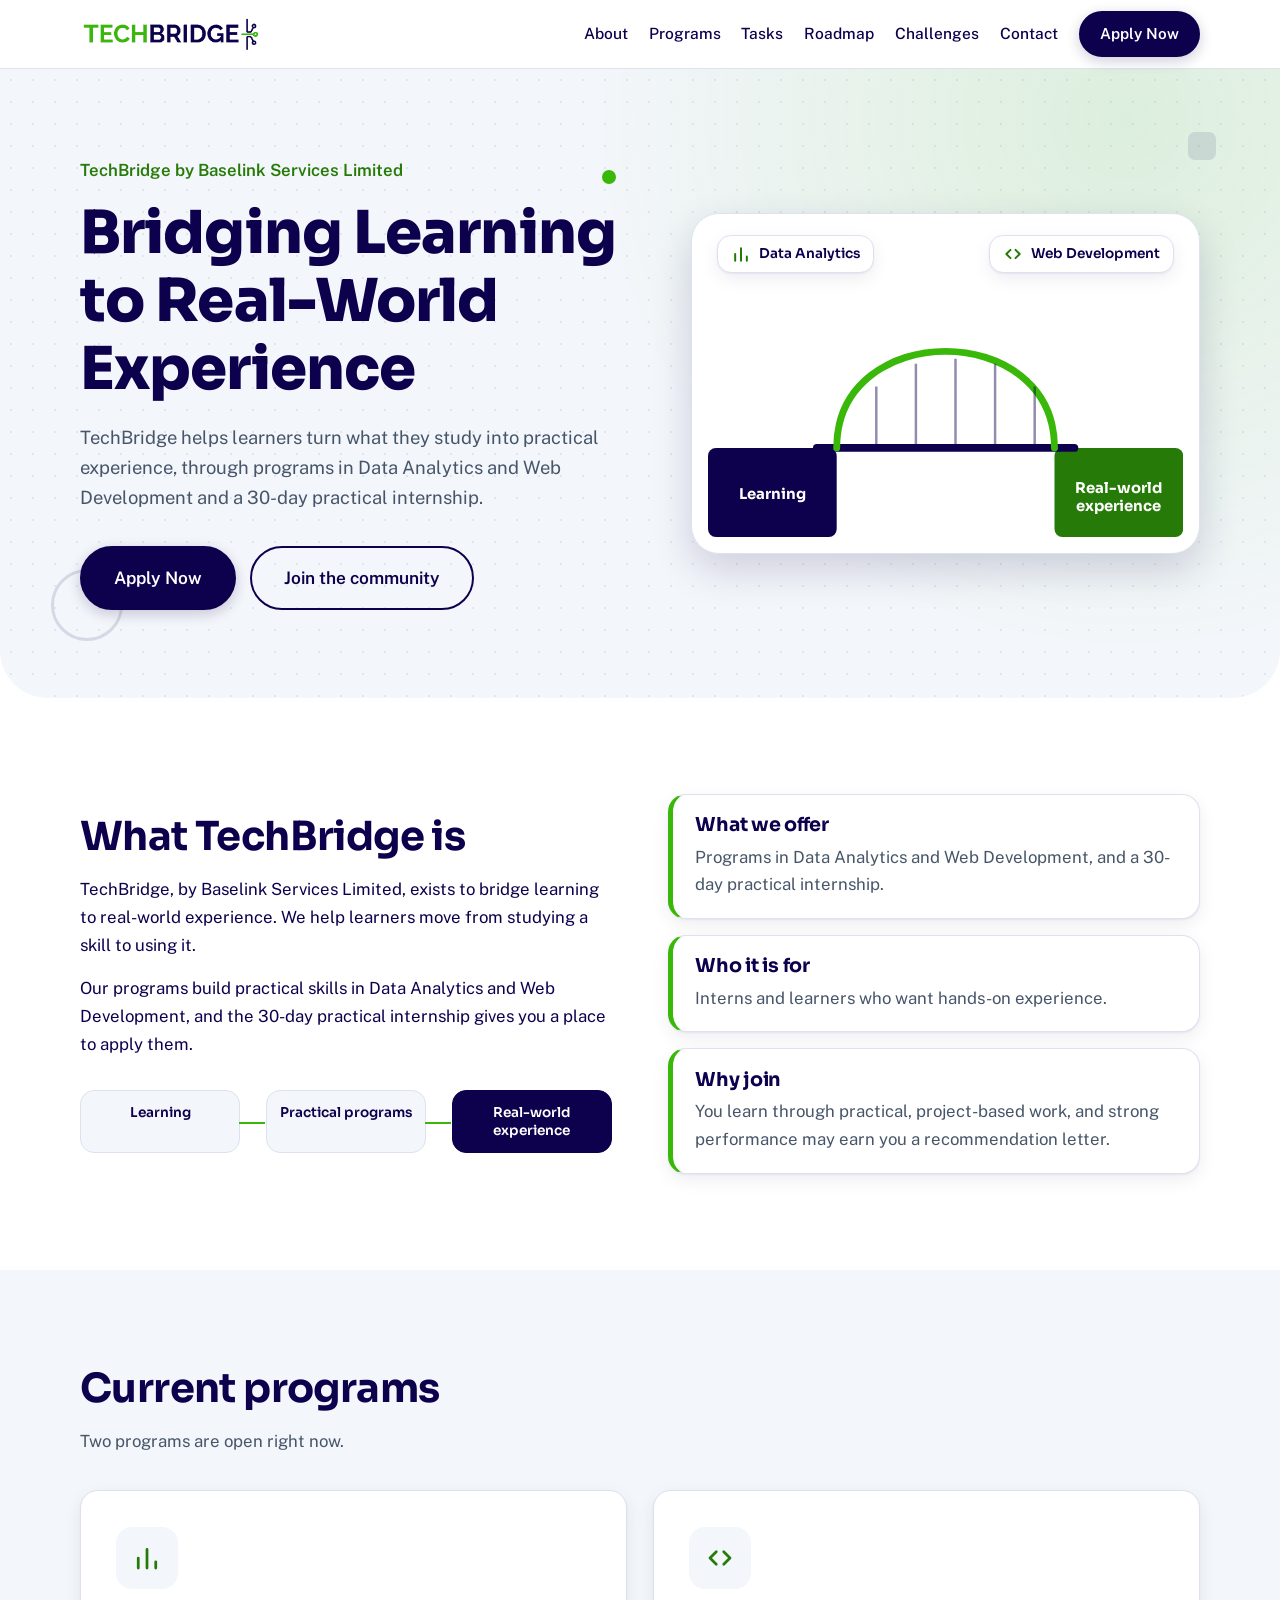
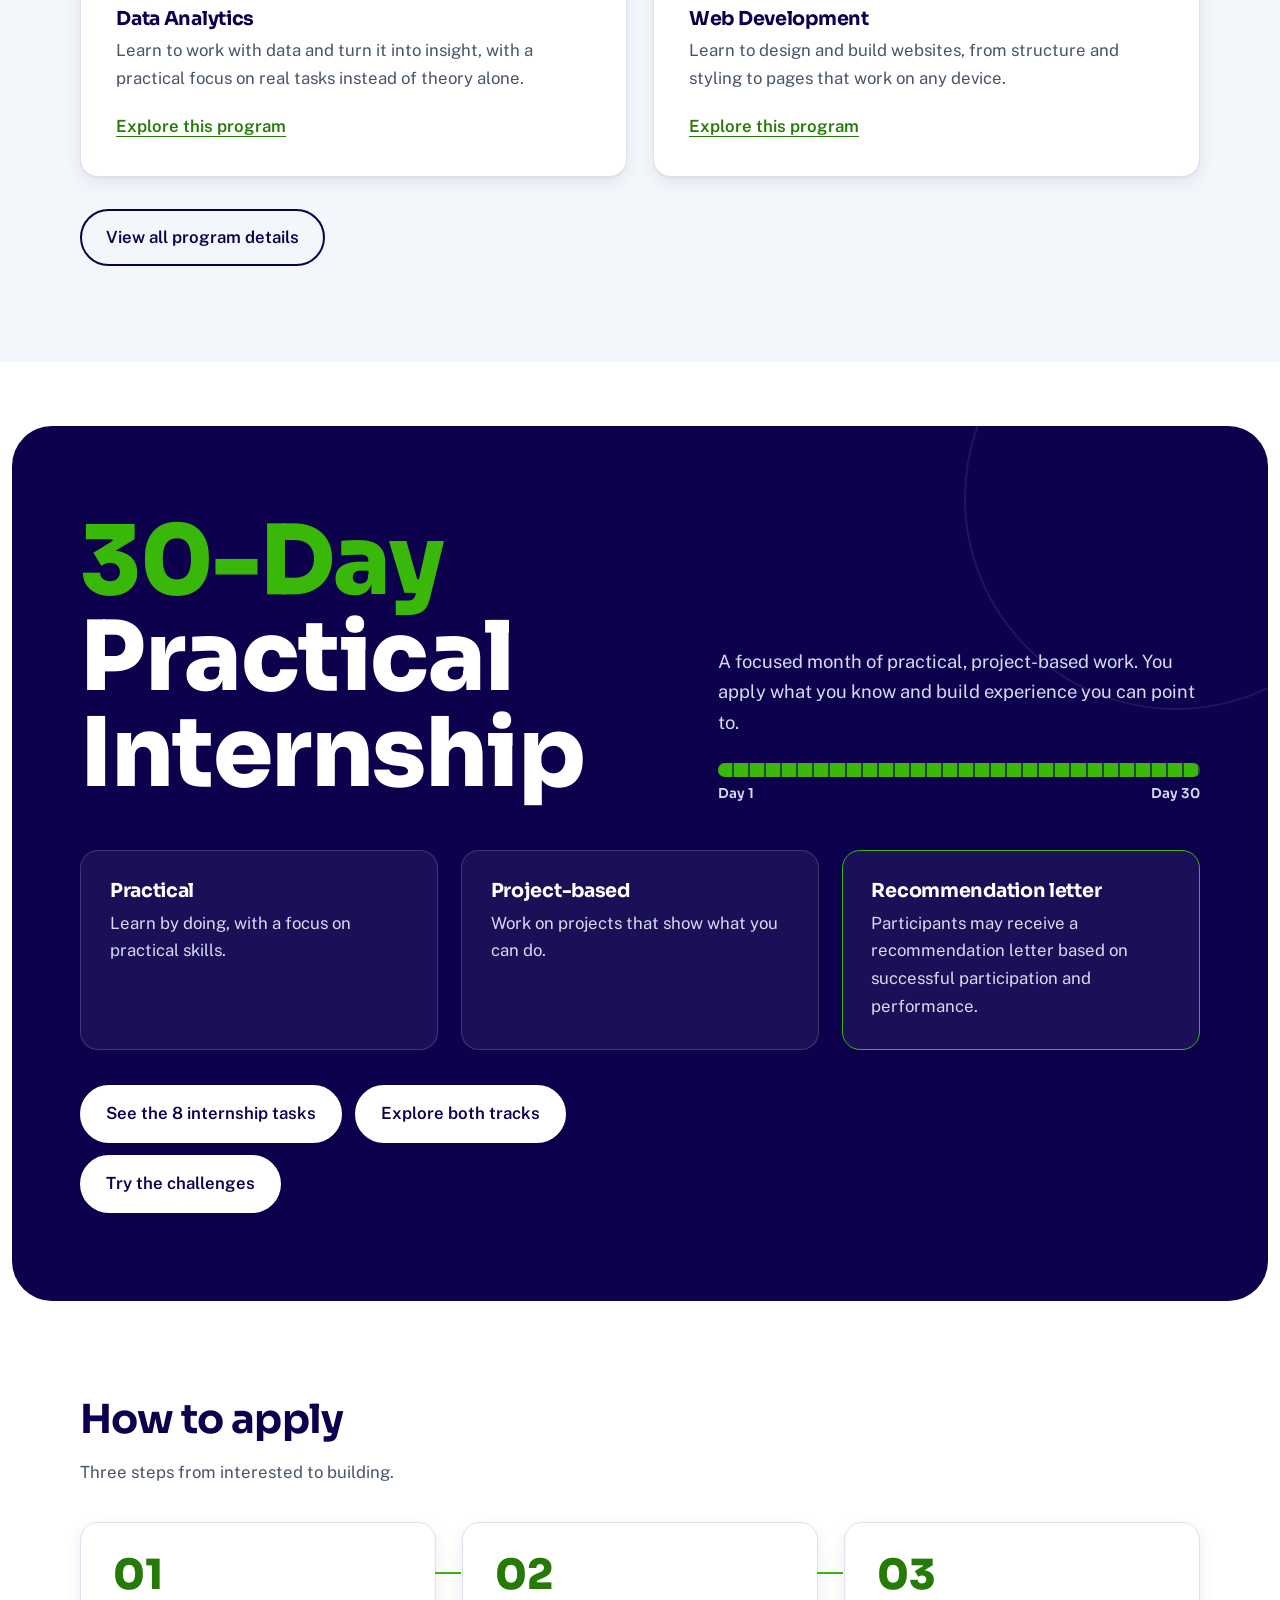
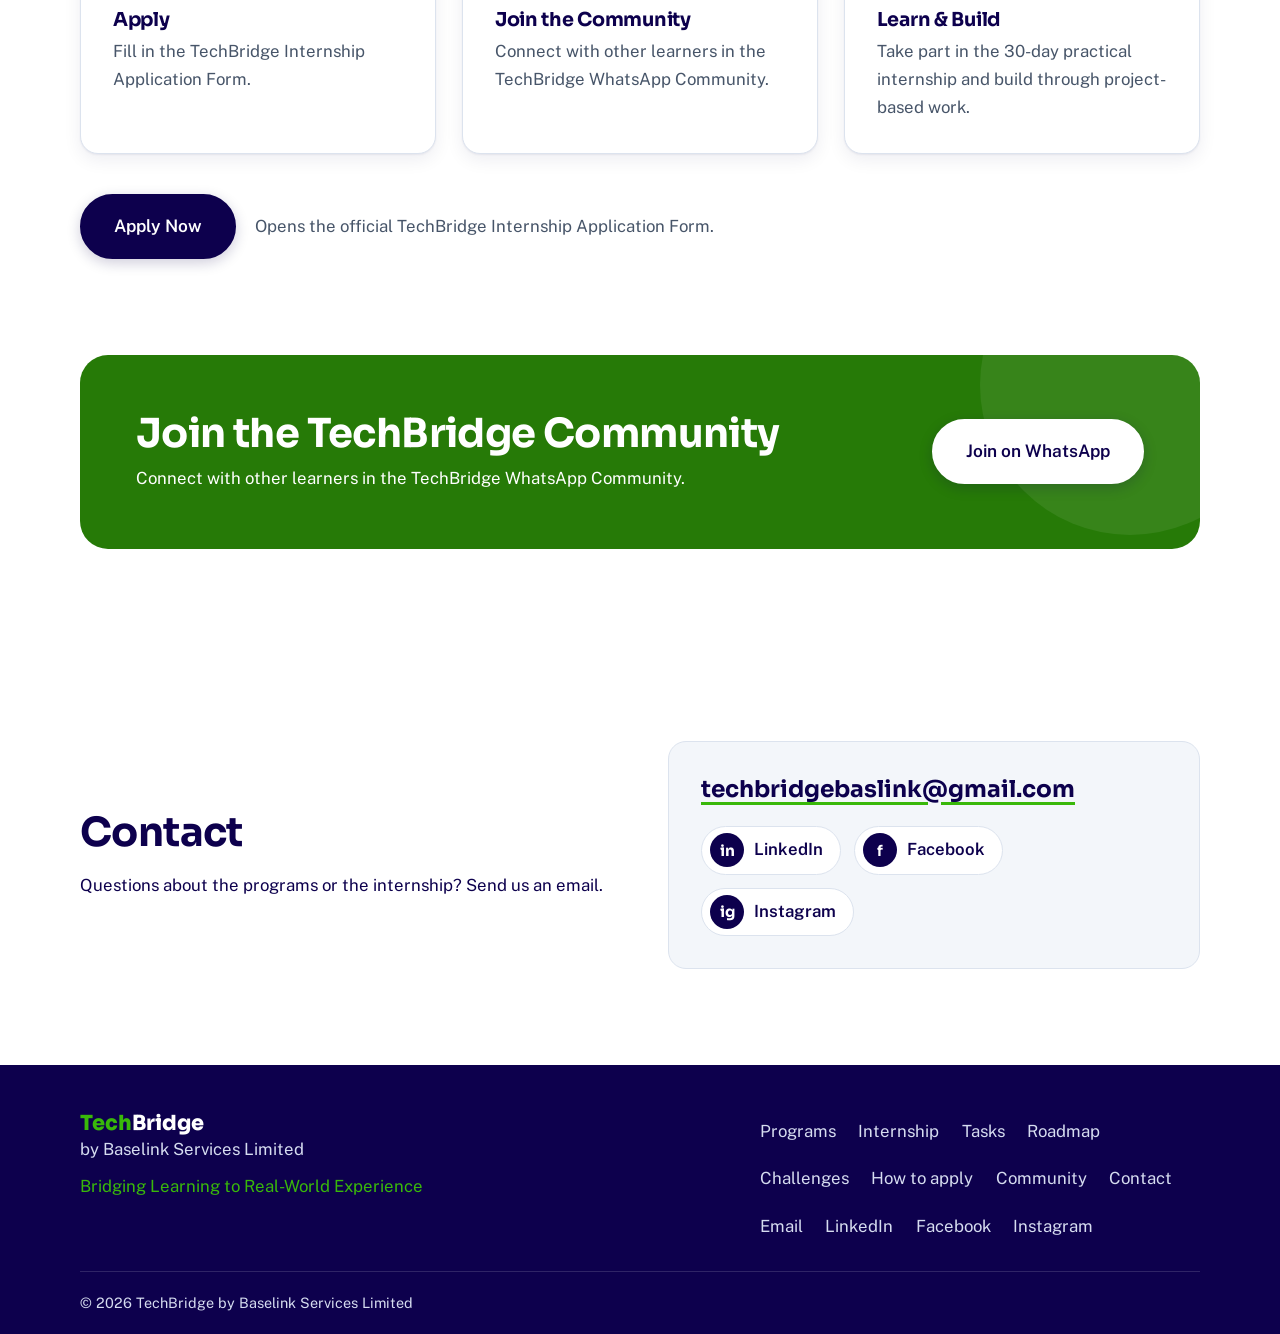
<file: index.html>
<!DOCTYPE html>
<html lang='en'>
<head>
<meta charset='UTF-8'>
<meta name='viewport' content='width=device-width, initial-scale=1'>
<meta name='theme-color' content='#0D004D'>
<title>TechBridge | Bridging Learning to Real-World Experience</title>
<meta name='description' content='TechBridge by Baselink Services Limited offers practical programs in Data Analytics and Web Development, plus a 30-day practical internship.'>
<link rel='icon' href='images/favicon.png' type='image/png'>
<link rel='preconnect' href='https://fonts.googleapis.com'>
<link rel='preconnect' href='https://fonts.gstatic.com' crossorigin>
<link href='https://fonts.googleapis.com/css2?family=Sora:wght@500;700;800&family=Public+Sans:wght@400;500;600&display=swap' rel='stylesheet'>
<link rel='stylesheet' href='style.css'>
</head>
<body>
<a class='skip' href='#main'>Skip to content</a>

<header class='site-header'>
  <div class='wrap bar'>
    <a class='brand' href='#top' aria-label='TechBridge home'><img src='images/techbridge-logo.png' alt='TechBridge' width='326' height='68'></a>
    <input type='checkbox' id='menu-toggle' class='menu-toggle'>
    <label for='menu-toggle' class='menu-btn' aria-label='Toggle menu'><span></span></label>
    <nav class='nav' aria-label='Main'>
      <a href='#about'>About</a>
      <a href='programs.html'>Programs</a>
      <a href='tasks.html'>Tasks</a>
      <a href='roadmap.html'>Roadmap</a>
      <a href='challenges.html'>Challenges</a>
      <a href='#contact'>Contact</a>
      <a class='btn btn-sm' href='https://forms.gle/8EbdSy5ttGfLZfjv5' target='_blank' rel='noopener'>Apply Now</a>
    </nav>
  </div>
</header>

<main id='main'>

<section class='hero' id='top'>
  <span class='shape s1' aria-hidden='true'></span>
  <span class='shape s2' aria-hidden='true'></span>
  <span class='shape s3' aria-hidden='true'></span>
  <div class='wrap hero-grid'>
    <div class='hero-copy'>
      <p class='org a1'>TechBridge by Baselink Services Limited</p>
      <h1 class='a1'>Bridging Learning to Real-World Experience</h1>
      <p class='lead a2'>TechBridge helps learners turn what they study into practical experience, through programs in Data Analytics and Web Development and a 30-day practical internship.</p>
      <div class='actions a3'>
        <a class='btn btn-lg' href='https://forms.gle/8EbdSy5ttGfLZfjv5' target='_blank' rel='noopener'>Apply Now</a>
        <a class='btn btn-ghost btn-lg' href='https://chat.whatsapp.com/FqpBvYS4oaK32cXDxc8JIS' target='_blank' rel='noopener'>Join the community</a>
      </div>
    </div>
    <div class='visual a4'>
      <div class='panel'>
        <svg viewBox='0 0 480 300' role='img' aria-label='Illustration of a bridge connecting Learning to Real-world experience'>
          <rect x='0' y='210' width='130' height='90' rx='8' class='bank-a'/>
          <rect x='350' y='210' width='130' height='90' rx='8' class='bank-b'/>
          <path class='deck' d='M110 210H370'/>
          <path class='arch' d='M130 210C130 80 350 80 350 210'/>
          <g class='ropes'><path d='M170 210v-62M210 210v-85M250 210v-90M290 210v-85M330 210v-62'/></g>
          <text x='65' y='262' text-anchor='middle'>Learning</text>
          <text x='415' y='256' text-anchor='middle'>Real-world</text>
          <text x='415' y='274' text-anchor='middle'>experience</text>
        </svg>
        <div class='chip c1'><svg viewBox='0 0 24 24' aria-hidden='true'><path d='M5 20V12M12 20V5M19 20v-5'/></svg>Data Analytics</div>
        <div class='chip c2'><svg viewBox='0 0 24 24' aria-hidden='true'><path d='M9 7l-5 5 5 5M15 7l5 5-5 5'/></svg>Web Development</div>
      </div>
    </div>
  </div>
</section>

<section class='section' id='about'>
  <div class='wrap split'>
    <div class='rv-l'>
      <h2>What TechBridge is</h2>
      <p>TechBridge, by Baselink Services Limited, exists to bridge learning to real-world experience. We help learners move from studying a skill to using it.</p>
      <p class='gap'>Our programs build practical skills in Data Analytics and Web Development, and the 30-day practical internship gives you a place to apply them.</p>
      <ol class='path' aria-label='From learning to real-world experience'>
        <li>Learning</li>
        <li>Practical programs</li>
        <li>Real-world experience</li>
      </ol>
    </div>
    <ul class='facts'>
      <li class='rv-r' style='--i:0'><h3>What we offer</h3><p>Programs in Data Analytics and Web Development, and a 30-day practical internship.</p></li>
      <li class='rv-r' style='--i:1'><h3>Who it is for</h3><p>Interns and learners who want hands-on experience.</p></li>
      <li class='rv-r' style='--i:2'><h3>Why join</h3><p>You learn through practical, project-based work, and strong performance may earn you a recommendation letter.</p></li>
    </ul>
  </div>
</section>

<section class='section tint' id='programs'>
  <div class='wrap'>
    <h2 class='rv'>Current programs</h2>
    <p class='sub rv'>Two programs are open right now.</p>
    <div class='cards'>
      <article class='card rv' style='--i:0'>
        <div class='ico-wrap'><svg viewBox='0 0 24 24' aria-hidden='true'><path d='M5 20V12M12 20V5M19 20v-5'/></svg></div>
        <h3>Data Analytics</h3>
        <p>Learn to work with data and turn it into insight, with a practical focus on real tasks instead of theory alone.</p>
        <a class='link' href='programs.html#data-analytics'>Explore this program</a>
      </article>
      <article class='card rv' style='--i:1'>
        <div class='ico-wrap'><svg viewBox='0 0 24 24' aria-hidden='true'><path d='M9 7l-5 5 5 5M15 7l5 5-5 5'/></svg></div>
        <h3>Web Development</h3>
        <p>Learn to design and build websites, from structure and styling to pages that work on any device.</p>
        <a class='link' href='programs.html#web-development'>Explore this program</a>
      </article>
    </div>
    <p class='rv' style='margin-top:2rem'><a class='btn btn-ghost' href='programs.html'>View all program details</a></p>
  </div>
</section>

<section class='internship' id='internship'>
  <div class='wrap'>
    <div class='int-top'>
      <h2 class='big'><span class='n rv-l' style='--i:0'>30-Day</span><span class='rv-l' style='--i:1'>Practical</span><span class='rv-l' style='--i:2'>Internship</span></h2>
      <div class='rv'>
        <p class='lead'>A focused month of practical, project-based work. You apply what you know and build experience you can point to.</p>
        <div class='track'>
          <div class='bar30' aria-hidden='true'><i></i></div>
          <div class='days'><span>Day 1</span><span>Day 30</span></div>
        </div>
      </div>
    </div>
    <ul class='feat'>
      <li class='rv' style='--i:0'><h3>Practical</h3><p>Learn by doing, with a focus on practical skills.</p></li>
      <li class='rv' style='--i:1'><h3>Project-based</h3><p>Work on projects that show what you can do.</p></li>
      <li class='rv hl' style='--i:2'><h3>Recommendation letter</h3><p>Participants may receive a recommendation letter based on successful participation and performance.</p></li>
    </ul>
    <p class='rv' style='margin-top:2.2rem;display:flex;flex-wrap:wrap;gap:.8rem'><a class='btn btn-light' href='tasks.html'>See the 8 internship tasks</a><a class='btn btn-light' href='roadmap.html'>Explore both tracks</a><a class='btn btn-light' href='challenges.html'>Try the challenges</a></p>
  </div>
</section>

<section class='section' id='apply'>
  <div class='wrap'>
    <h2 class='rv'>How to apply</h2>
    <p class='sub rv'>Three steps from interested to building.</p>
    <ol class='steps'>
      <li class='step rv' style='--i:0'><span class='num'>01</span><h3>Apply</h3><p>Fill in the TechBridge Internship Application Form.</p></li>
      <li class='step rv' style='--i:2'><span class='num'>02</span><h3>Join the Community</h3><p>Connect with other learners in the TechBridge WhatsApp Community.</p></li>
      <li class='step rv' style='--i:4'><span class='num'>03</span><h3>Learn &amp; Build</h3><p>Take part in the 30-day practical internship and build through project-based work.</p></li>
    </ol>
    <div class='apply-cta rv'>
      <a class='btn btn-lg' href='https://forms.gle/8EbdSy5ttGfLZfjv5' target='_blank' rel='noopener'>Apply Now</a>
      <p>Opens the official TechBridge Internship Application Form.</p>
    </div>
  </div>
</section>

<section class='community-wrap' id='community'>
  <div class='wrap'>
    <div class='community rv'>
      <div>
        <h2>Join the TechBridge Community</h2>
        <p>Connect with other learners in the TechBridge WhatsApp Community.</p>
      </div>
      <a class='btn btn-light btn-lg' href='https://chat.whatsapp.com/FqpBvYS4oaK32cXDxc8JIS' target='_blank' rel='noopener'>Join on WhatsApp</a>
    </div>
  </div>
</section>

<section class='section' id='contact'>
  <div class='wrap split'>
    <div class='rv-l'>
      <h2>Contact</h2>
      <p>Questions about the programs or the internship? Send us an email.</p>
    </div>
    <div class='contact-card rv-r'>
      <p class='mail'><a href='mailto:techbridgebaslink@gmail.com'>techbridgebaslink@gmail.com</a></p>
      <div class='socials'>
        <a class='soc' href='https://www.linkedin.com/company/techbridge-services/' target='_blank' rel='noopener'><span class='soc-ico' aria-hidden='true'>in</span>LinkedIn</a>
        <a class='soc' href='https://www.facebook.com/p/Baselink-Services-100066771475783/' target='_blank' rel='noopener'><span class='soc-ico' aria-hidden='true'>f</span>Facebook</a>
        <a class='soc' href='https://www.instagram.com/techbridgeserves' target='_blank' rel='noopener'><span class='soc-ico' aria-hidden='true'>ig</span>Instagram</a>
      </div>
    </div>
  </div>
</section>

</main>

<footer class='site-footer'>
  <div class='wrap foot'>
    <div>
      <p class='brand-foot'><span>Tech</span>Bridge</p>
      <p>by Baselink Services Limited</p>
      <p class='tag'>Bridging Learning to Real-World Experience</p>
    </div>
    <nav aria-label='Footer'>
      <a href='programs.html'>Programs</a>
      <a href='#internship'>Internship</a>
      <a href='tasks.html'>Tasks</a>
      <a href='roadmap.html'>Roadmap</a>
      <a href='challenges.html'>Challenges</a>
      <a href='#apply'>How to apply</a>
      <a href='#community'>Community</a>
      <a href='#contact'>Contact</a>
      <a href='mailto:techbridgebaslink@gmail.com'>Email</a>
      <a href='https://www.linkedin.com/company/techbridge-services/' target='_blank' rel='noopener'>LinkedIn</a>
      <a href='https://www.facebook.com/p/Baselink-Services-100066771475783/' target='_blank' rel='noopener'>Facebook</a>
      <a href='https://www.instagram.com/techbridgeserves' target='_blank' rel='noopener'>Instagram</a>
    </nav>
  </div>
  <div class='wrap copy'>&copy; 2026 TechBridge by Baselink Services Limited</div>
</footer>

</body>
</html>
</file>
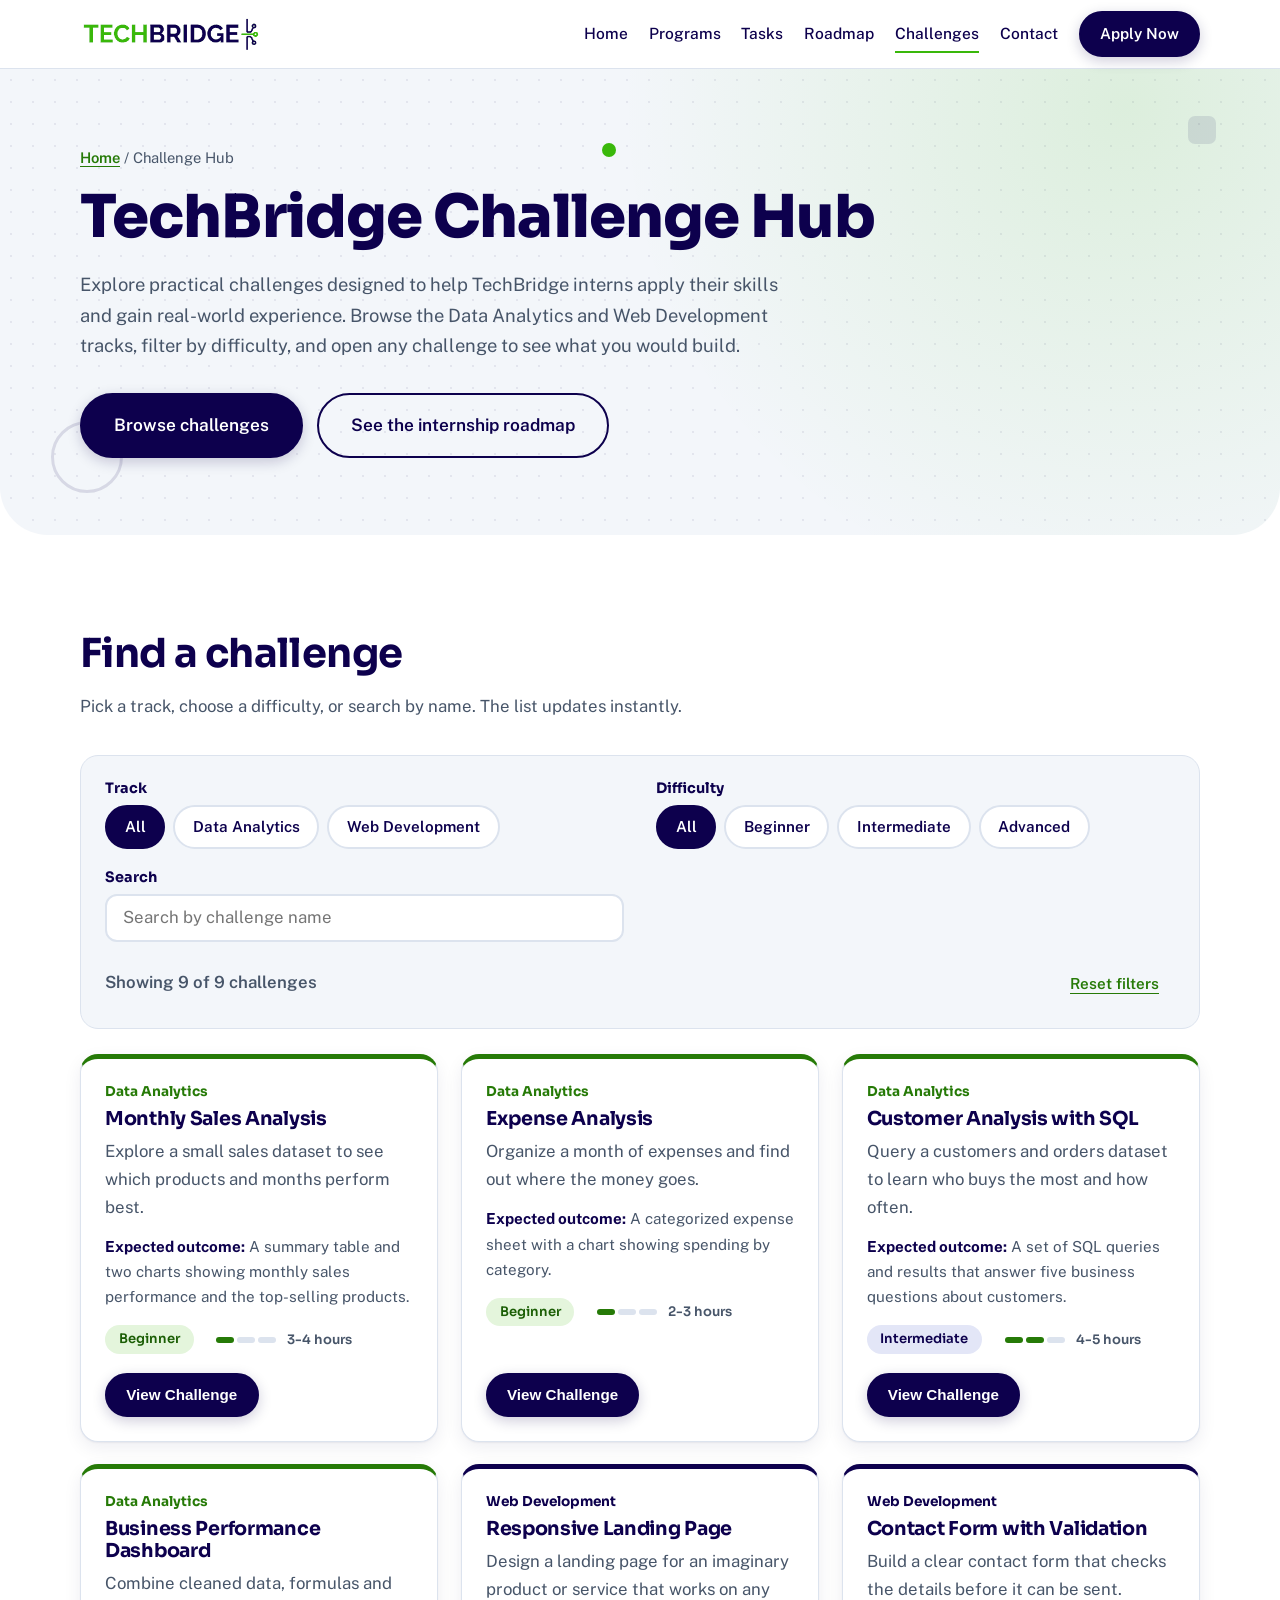
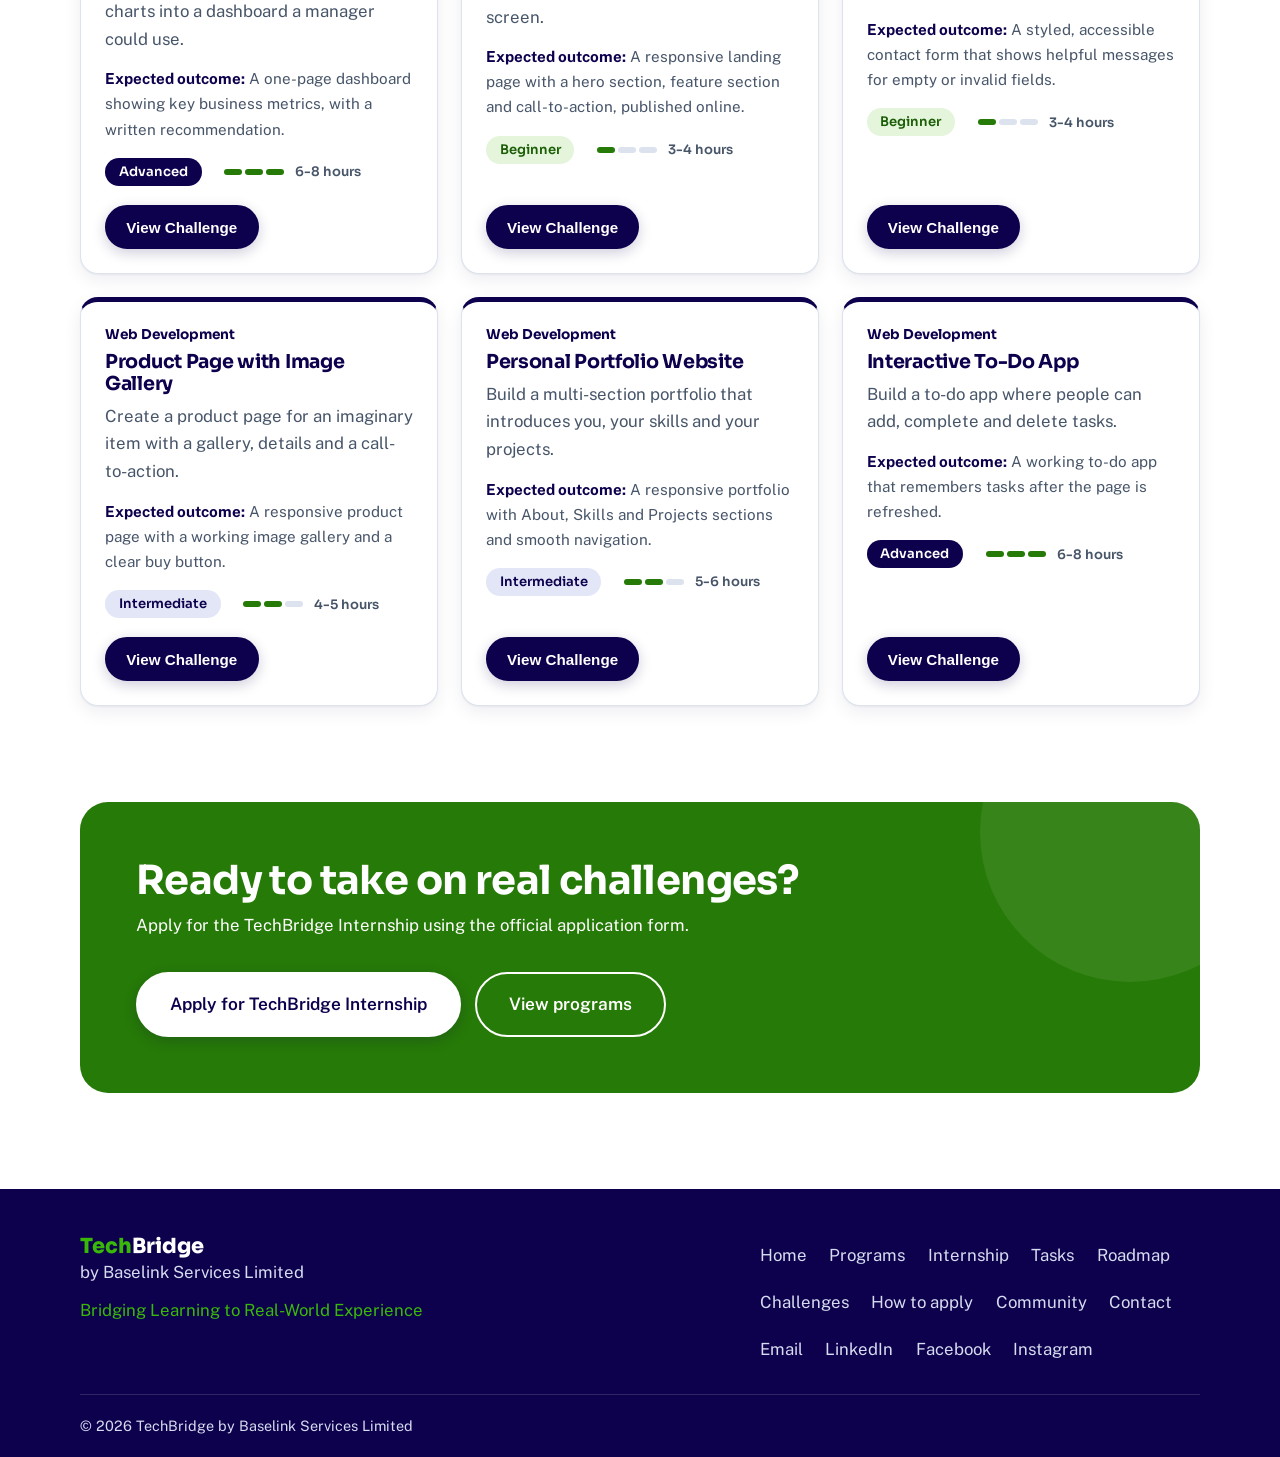
<file: challenges.html>
<!DOCTYPE html>
<html lang='en'>
<head>
<meta charset='UTF-8'>
<meta name='viewport' content='width=device-width, initial-scale=1'>
<meta name='theme-color' content='#0D004D'>
<title>Challenge Hub | TechBridge</title>
<meta name='description' content='Explore practical Data Analytics and Web Development challenges from TechBridge. Filter by track or difficulty and open any challenge for the full details.'>
<link rel='icon' href='images/favicon.png' type='image/png'>
<link rel='preconnect' href='https://fonts.googleapis.com'>
<link rel='preconnect' href='https://fonts.gstatic.com' crossorigin>
<link href='https://fonts.googleapis.com/css2?family=Sora:wght@500;700;800&family=Public+Sans:wght@400;500;600&display=swap' rel='stylesheet'>
<link rel='stylesheet' href='style.css'>
<link rel='stylesheet' href='programs.css'>
<link rel='stylesheet' href='tasks.css'>
<link rel='stylesheet' href='challenges.css'>
</head>
<body>
<a class='skip' href='#main'>Skip to content</a>

<header class='site-header'>
  <div class='wrap bar'>
    <a class='brand' href='index.html' aria-label='TechBridge home'><img src='images/techbridge-logo.png' alt='TechBridge' width='326' height='68'></a>
    <input type='checkbox' id='menu-toggle' class='menu-toggle'>
    <label for='menu-toggle' class='menu-btn' aria-label='Toggle menu'><span></span></label>
    <nav class='nav' aria-label='Main'>
      <a href='index.html'>Home</a>
      <a href='programs.html'>Programs</a>
      <a href='tasks.html'>Tasks</a>
      <a href='roadmap.html'>Roadmap</a>
      <a href='challenges.html' aria-current='page'>Challenges</a>
      <a href='index.html#contact'>Contact</a>
      <a class='btn btn-sm' href='https://forms.gle/8EbdSy5ttGfLZfjv5' target='_blank' rel='noopener'>Apply Now</a>
    </nav>
  </div>
</header>

<main id='main'>

<section class='hero ph'>
  <span class='shape s1' aria-hidden='true'></span>
  <span class='shape s2' aria-hidden='true'></span>
  <span class='shape s3' aria-hidden='true'></span>
  <div class='wrap hero-copy'>
    <p class='crumb a1'><a href='index.html'>Home</a> / Challenge Hub</p>
    <h1 class='a1'>TechBridge Challenge Hub</h1>
    <p class='lead a2'>Explore practical challenges designed to help TechBridge interns apply their skills and gain real-world experience. Browse the Data Analytics and Web Development tracks, filter by difficulty, and open any challenge to see what you would build.</p>
    <div class='actions a3'>
      <a class='btn btn-lg' href='#hub'>Browse challenges</a>
      <a class='btn btn-ghost btn-lg' href='roadmap.html'>See the internship roadmap</a>
    </div>
  </div>
</section>

<section class='section' id='hub'>
  <div class='wrap'>
    <h2>Find a challenge</h2>
    <p class='sub'>Pick a track, choose a difficulty, or search by name. The list updates instantly.</p>

    <div class='controls'>
      <div class='ctl'>
        <p class='ctl-l' id='lbl-track'>Track</p>
        <div class='fgroup' id='track-filters' role='group' aria-labelledby='lbl-track'>
          <button type='button' class='fbtn' data-filter='all' aria-pressed='true'>All</button>
          <button type='button' class='fbtn' data-filter='Data Analytics' aria-pressed='false'>Data Analytics</button>
          <button type='button' class='fbtn' data-filter='Web Development' aria-pressed='false'>Web Development</button>
        </div>
      </div>
      <div class='ctl'>
        <p class='ctl-l' id='lbl-diff'>Difficulty</p>
        <div class='fgroup' id='difficulty-filters' role='group' aria-labelledby='lbl-diff'>
          <button type='button' class='fbtn' data-filter='all' aria-pressed='true'>All</button>
          <button type='button' class='fbtn' data-filter='Beginner' aria-pressed='false'>Beginner</button>
          <button type='button' class='fbtn' data-filter='Intermediate' aria-pressed='false'>Intermediate</button>
          <button type='button' class='fbtn' data-filter='Advanced' aria-pressed='false'>Advanced</button>
        </div>
      </div>
      <div class='ctl'>
        <label class='ctl-l' for='search'>Search</label>
        <input type='search' id='search' placeholder='Search by challenge name' autocomplete='off'>
      </div>
      <div class='ctl-foot'>
        <p id='count' aria-live='polite'></p>
        <button type='button' class='reset'>Reset filters</button>
      </div>
    </div>

    <noscript><p class='noscript'>The Challenge Hub needs JavaScript to list and filter the challenges.</p></noscript>
    <div class='grid' id='grid'></div>

    <div class='empty' id='empty' hidden>
      <h3>No challenges found</h3>
      <p>Try a different track, difficulty or search word.</p>
      <button type='button' class='btn reset'>Reset filters</button>
    </div>
  </div>
</section>

<section class='community-wrap'>
  <div class='wrap'>
    <div class='community'>
      <div>
        <h2>Ready to take on real challenges?</h2>
        <p>Apply for the TechBridge Internship using the official application form.</p>
      </div>
      <div class='cta-pair'>
        <a class='btn btn-light btn-lg' href='https://forms.gle/8EbdSy5ttGfLZfjv5' target='_blank' rel='noopener'>Apply for TechBridge Internship</a>
        <a class='btn btn-outline-light btn-lg' href='programs.html'>View programs</a>
      </div>
    </div>
  </div>
</section>

</main>

<footer class='site-footer'>
  <div class='wrap foot'>
    <div>
      <p class='brand-foot'><span>Tech</span>Bridge</p>
      <p>by Baselink Services Limited</p>
      <p class='tag'>Bridging Learning to Real-World Experience</p>
    </div>
    <nav aria-label='Footer'>
      <a href='index.html'>Home</a>
      <a href='programs.html'>Programs</a>
      <a href='index.html#internship'>Internship</a>
      <a href='tasks.html'>Tasks</a>
      <a href='roadmap.html'>Roadmap</a>
      <a href='challenges.html'>Challenges</a>
      <a href='index.html#apply'>How to apply</a>
      <a href='index.html#community'>Community</a>
      <a href='index.html#contact'>Contact</a>
      <a href='mailto:techbridgebaslink@gmail.com'>Email</a>
      <a href='https://www.linkedin.com/company/techbridge-services/' target='_blank' rel='noopener'>LinkedIn</a>
      <a href='https://www.facebook.com/p/Baselink-Services-100066771475783/' target='_blank' rel='noopener'>Facebook</a>
      <a href='https://www.instagram.com/techbridgeserves' target='_blank' rel='noopener'>Instagram</a>
    </nav>
  </div>
  <div class='wrap copy'>&copy; 2026 TechBridge by Baselink Services Limited</div>
</footer>

<dialog id='detail' aria-labelledby='d-title'>
  <div class='d-head'>
    <div>
      <p class='d-track' id='d-track'></p>
      <h2 id='d-title'></h2>
    </div>
    <button type='button' class='d-close' id='d-close' aria-label='Close challenge details'>&times;</button>
  </div>
  <div class='d-body' id='d-body'></div>
</dialog>

<script src='challenges.js'></script>
</body>
</html>
</file>
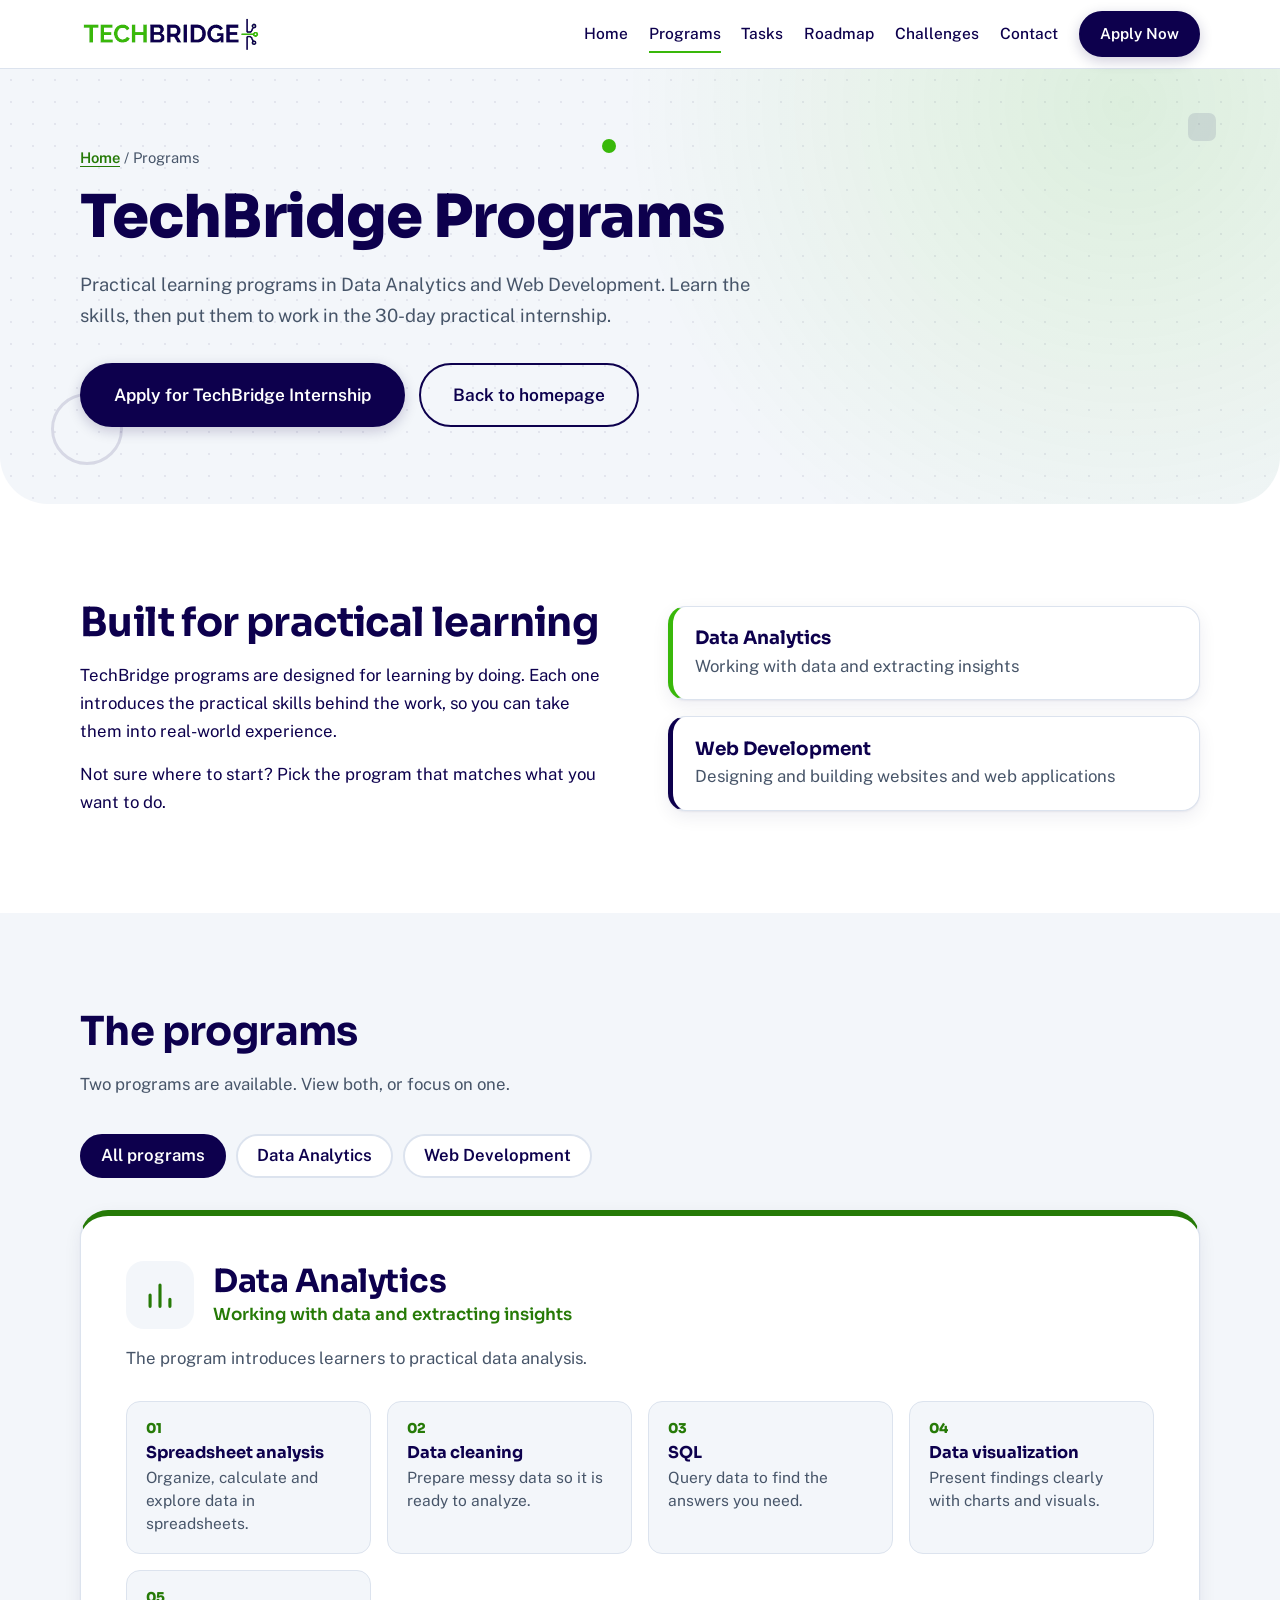
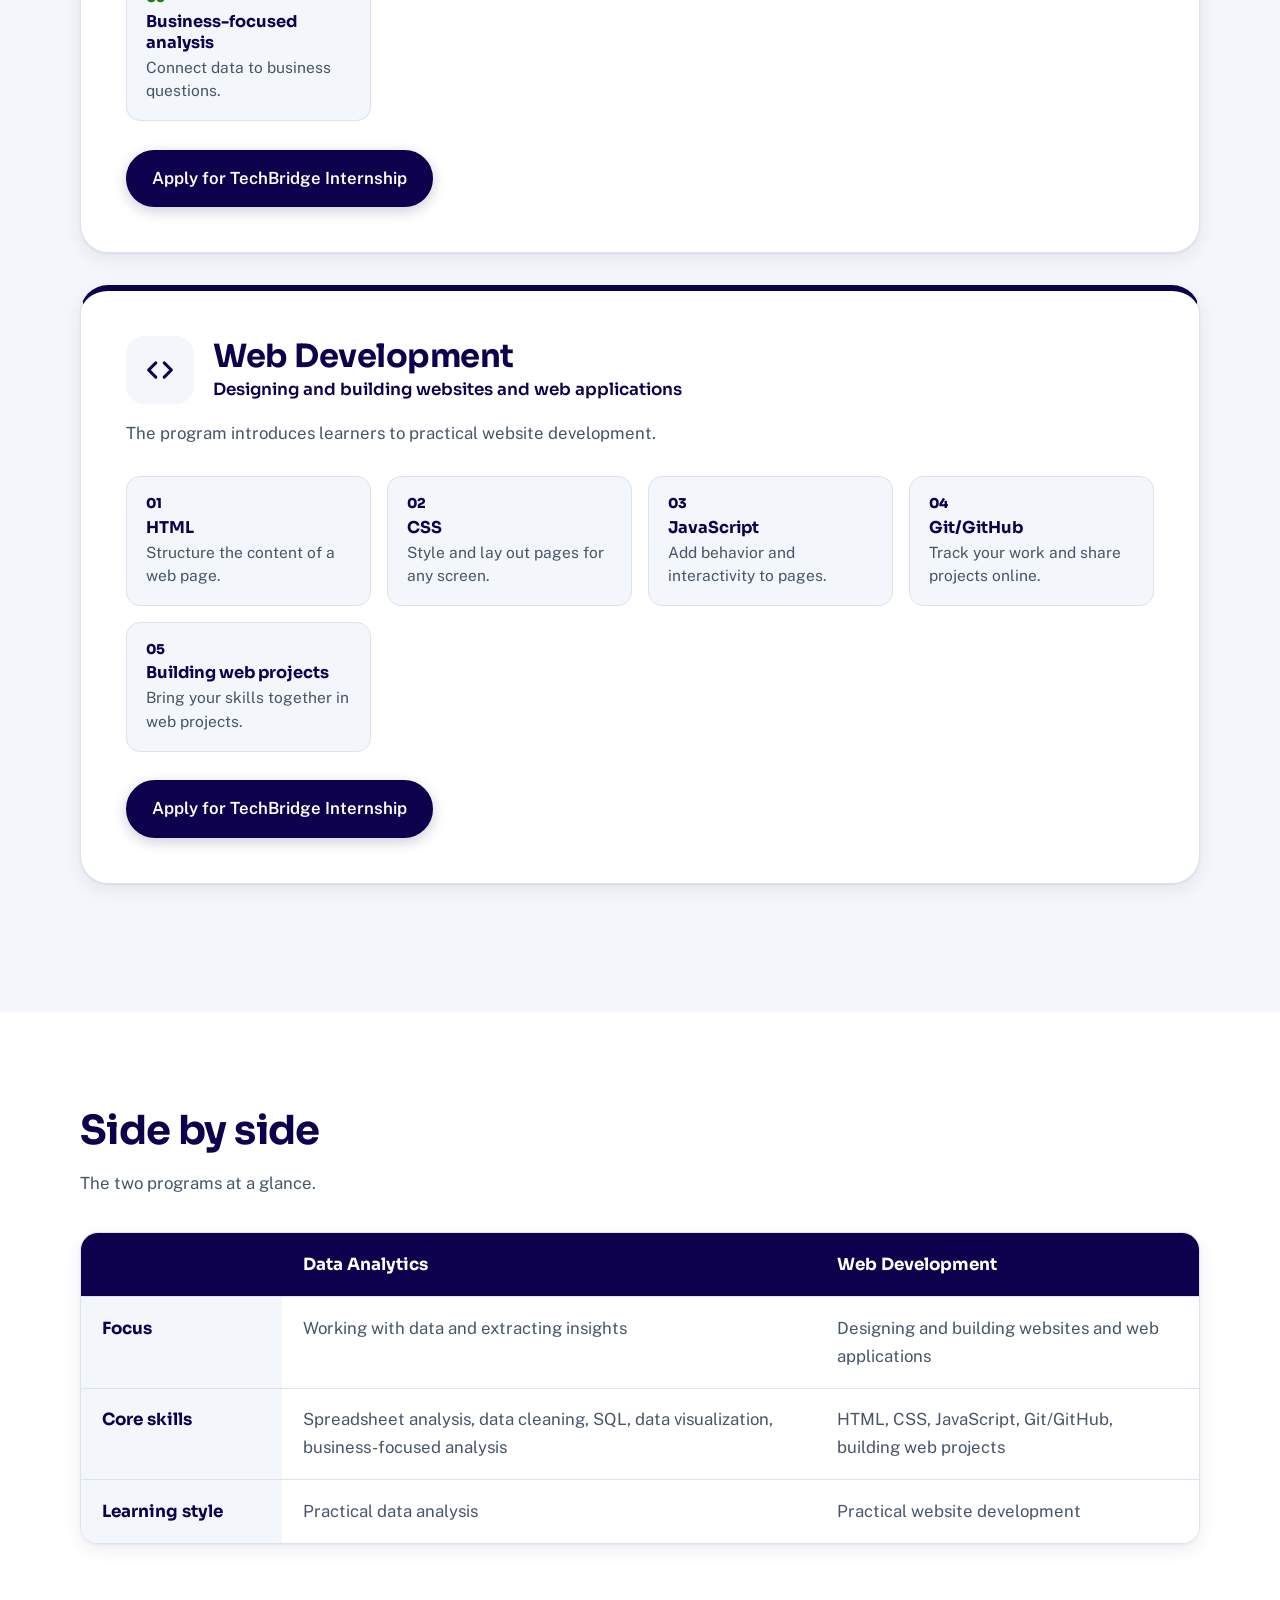
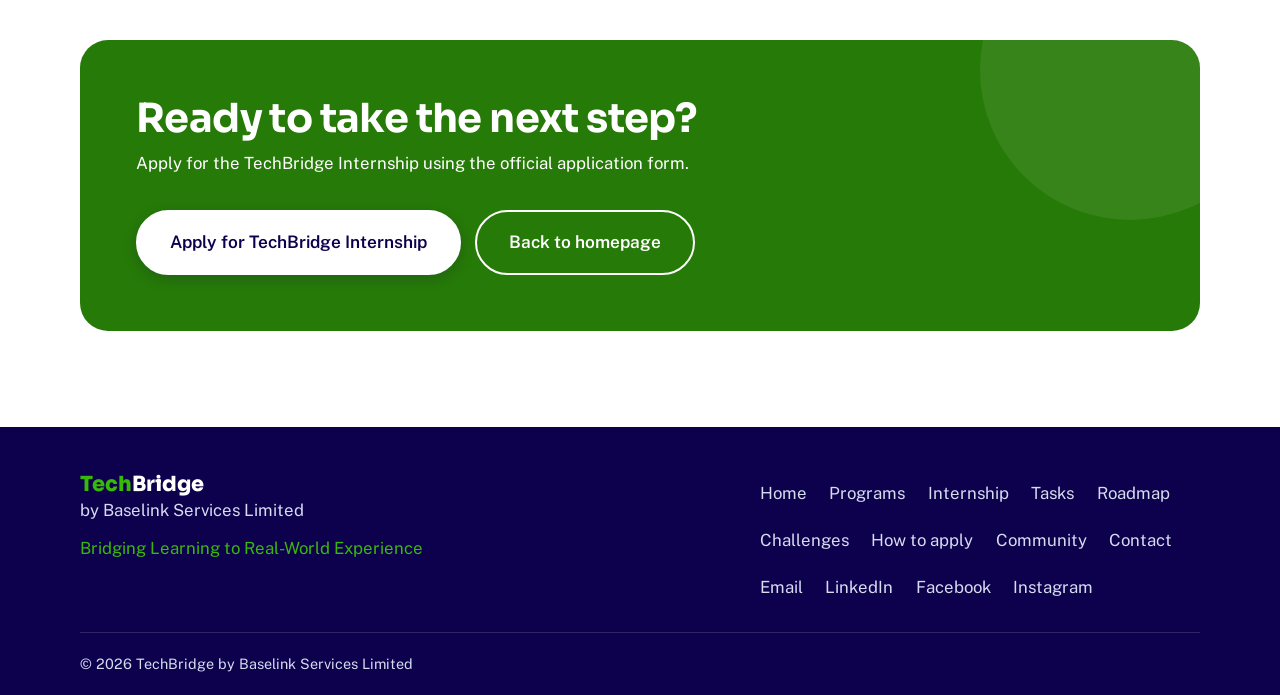
<file: programs.html>
<!DOCTYPE html>
<html lang='en'>
<head>
<meta charset='UTF-8'>
<meta name='viewport' content='width=device-width, initial-scale=1'>
<meta name='theme-color' content='#0D004D'>
<title>Programs | TechBridge</title>
<meta name='description' content='Explore the TechBridge programs in Data Analytics and Web Development: practical learning, the skills you will develop, and how to apply.'>
<link rel='icon' href='images/favicon.png' type='image/png'>
<link rel='preconnect' href='https://fonts.googleapis.com'>
<link rel='preconnect' href='https://fonts.gstatic.com' crossorigin>
<link href='https://fonts.googleapis.com/css2?family=Sora:wght@500;700;800&family=Public+Sans:wght@400;500;600&display=swap' rel='stylesheet'>
<link rel='stylesheet' href='style.css'>
<link rel='stylesheet' href='programs.css'>
</head>
<body>
<a class='skip' href='#main'>Skip to content</a>

<header class='site-header'>
  <div class='wrap bar'>
    <a class='brand' href='index.html' aria-label='TechBridge home'><img src='images/techbridge-logo.png' alt='TechBridge' width='326' height='68'></a>
    <input type='checkbox' id='menu-toggle' class='menu-toggle'>
    <label for='menu-toggle' class='menu-btn' aria-label='Toggle menu'><span></span></label>
    <nav class='nav' aria-label='Main'>
      <a href='index.html'>Home</a>
      <a href='programs.html' aria-current='page'>Programs</a>
      <a href='tasks.html'>Tasks</a>
      <a href='roadmap.html'>Roadmap</a>
      <a href='challenges.html'>Challenges</a>
      <a href='index.html#contact'>Contact</a>
      <a class='btn btn-sm' href='https://forms.gle/8EbdSy5ttGfLZfjv5' target='_blank' rel='noopener'>Apply Now</a>
    </nav>
  </div>
</header>

<main id='main'>

<section class='hero ph'>
  <span class='shape s1' aria-hidden='true'></span>
  <span class='shape s2' aria-hidden='true'></span>
  <span class='shape s3' aria-hidden='true'></span>
  <div class='wrap hero-copy'>
    <p class='crumb a1'><a href='index.html'>Home</a> / Programs</p>
    <h1 class='a1'>TechBridge Programs</h1>
    <p class='lead a2'>Practical learning programs in Data Analytics and Web Development. Learn the skills, then put them to work in the 30-day practical internship.</p>
    <div class='actions a3'>
      <a class='btn btn-lg' href='https://forms.gle/8EbdSy5ttGfLZfjv5' target='_blank' rel='noopener'>Apply for TechBridge Internship</a>
      <a class='btn btn-ghost btn-lg' href='index.html'>Back to homepage</a>
    </div>
  </div>
</section>

<section class='section' id='overview'>
  <div class='wrap split'>
    <div class='rv-l'>
      <h2>Built for practical learning</h2>
      <p>TechBridge programs are designed for learning by doing. Each one introduces the practical skills behind the work, so you can take them into real-world experience.</p>
      <p class='gap'>Not sure where to start? Pick the program that matches what you want to do.</p>
    </div>
    <div class='choose'>
      <a class='pick rv-r' style='--i:0' href='#data-analytics'><span class='pick-t'>Data Analytics</span><span>Working with data and extracting insights</span></a>
      <a class='pick rv-r' style='--i:1' href='#web-development'><span class='pick-t'>Web Development</span><span>Designing and building websites and web applications</span></a>
    </div>
  </div>
</section>

<section class='section tint' id='programs'>
  <div class='wrap'>
    <h2 class='rv'>The programs</h2>
    <p class='sub rv'>Two programs are available. View both, or focus on one.</p>

    <div class='picker'>
      <input type='radio' name='f' id='f-all' checked>
      <input type='radio' name='f' id='f-da'>
      <input type='radio' name='f' id='f-wd'>
      <div class='filter' role='group' aria-label='Filter programs'>
        <label for='f-all'>All programs</label>
        <label for='f-da'>Data Analytics</label>
        <label for='f-wd'>Web Development</label>
      </div>

      <div class='progs'>
        <article class='prog p-da rv' id='data-analytics'>
          <div class='prog-head'>
            <div class='prog-ico'><svg viewBox='0 0 24 24' aria-hidden='true'><path d='M5 20V12M12 20V5M19 20v-5'/></svg></div>
            <div>
              <h3>Data Analytics</h3>
              <p class='focus'>Working with data and extracting insights</p>
            </div>
          </div>
          <p class='desc'>The program introduces learners to practical data analysis.</p>
          <ul class='skills' aria-label='Data Analytics skills'>
            <li><b>Spreadsheet analysis</b>Organize, calculate and explore data in spreadsheets.</li>
            <li><b>Data cleaning</b>Prepare messy data so it is ready to analyze.</li>
            <li><b>SQL</b>Query data to find the answers you need.</li>
            <li><b>Data visualization</b>Present findings clearly with charts and visuals.</li>
            <li><b>Business-focused analysis</b>Connect data to business questions.</li>
          </ul>
          <a class='btn' href='https://forms.gle/8EbdSy5ttGfLZfjv5' target='_blank' rel='noopener'>Apply for TechBridge Internship</a>
        </article>

        <article class='prog p-wd rv' id='web-development'>
          <div class='prog-head'>
            <div class='prog-ico'><svg viewBox='0 0 24 24' aria-hidden='true'><path d='M9 7l-5 5 5 5M15 7l5 5-5 5'/></svg></div>
            <div>
              <h3>Web Development</h3>
              <p class='focus'>Designing and building websites and web applications</p>
            </div>
          </div>
          <p class='desc'>The program introduces learners to practical website development.</p>
          <ul class='skills' aria-label='Web Development skills'>
            <li><b>HTML</b>Structure the content of a web page.</li>
            <li><b>CSS</b>Style and lay out pages for any screen.</li>
            <li><b>JavaScript</b>Add behavior and interactivity to pages.</li>
            <li><b>Git/GitHub</b>Track your work and share projects online.</li>
            <li><b>Building web projects</b>Bring your skills together in web projects.</li>
          </ul>
          <a class='btn' href='https://forms.gle/8EbdSy5ttGfLZfjv5' target='_blank' rel='noopener'>Apply for TechBridge Internship</a>
        </article>
      </div>
    </div>
  </div>
</section>

<section class='section' id='compare'>
  <div class='wrap'>
    <h2 class='rv'>Side by side</h2>
    <p class='sub rv'>The two programs at a glance.</p>
    <div class='cmp rv'>
      <table>
        <thead><tr><th scope='col'><span class='vh'>Topic</span></th><th scope='col'>Data Analytics</th><th scope='col'>Web Development</th></tr></thead>
        <tbody>
          <tr><th scope='row'>Focus</th><td data-l='Data Analytics'>Working with data and extracting insights</td><td data-l='Web Development'>Designing and building websites and web applications</td></tr>
          <tr><th scope='row'>Core skills</th><td data-l='Data Analytics'>Spreadsheet analysis, data cleaning, SQL, data visualization, business-focused analysis</td><td data-l='Web Development'>HTML, CSS, JavaScript, Git/GitHub, building web projects</td></tr>
          <tr><th scope='row'>Learning style</th><td data-l='Data Analytics'>Practical data analysis</td><td data-l='Web Development'>Practical website development</td></tr>
        </tbody>
      </table>
    </div>
  </div>
</section>

<section class='community-wrap'>
  <div class='wrap'>
    <div class='community rv'>
      <div>
        <h2>Ready to take the next step?</h2>
        <p>Apply for the TechBridge Internship using the official application form.</p>
      </div>
      <div class='cta-pair'>
        <a class='btn btn-light btn-lg' href='https://forms.gle/8EbdSy5ttGfLZfjv5' target='_blank' rel='noopener'>Apply for TechBridge Internship</a>
        <a class='btn btn-outline-light btn-lg' href='index.html'>Back to homepage</a>
      </div>
    </div>
  </div>
</section>

</main>

<footer class='site-footer'>
  <div class='wrap foot'>
    <div>
      <p class='brand-foot'><span>Tech</span>Bridge</p>
      <p>by Baselink Services Limited</p>
      <p class='tag'>Bridging Learning to Real-World Experience</p>
    </div>
    <nav aria-label='Footer'>
      <a href='index.html'>Home</a>
      <a href='programs.html'>Programs</a>
      <a href='index.html#internship'>Internship</a>
      <a href='tasks.html'>Tasks</a>
      <a href='roadmap.html'>Roadmap</a>
      <a href='challenges.html'>Challenges</a>
      <a href='index.html#apply'>How to apply</a>
      <a href='index.html#community'>Community</a>
      <a href='index.html#contact'>Contact</a>
      <a href='mailto:techbridgebaslink@gmail.com'>Email</a>
      <a href='https://www.linkedin.com/company/techbridge-services/' target='_blank' rel='noopener'>LinkedIn</a>
      <a href='https://www.facebook.com/p/Baselink-Services-100066771475783/' target='_blank' rel='noopener'>Facebook</a>
      <a href='https://www.instagram.com/techbridgeserves' target='_blank' rel='noopener'>Instagram</a>
    </nav>
  </div>
  <div class='wrap copy'>&copy; 2026 TechBridge by Baselink Services Limited</div>
</footer>

</body>
</html>
</file>
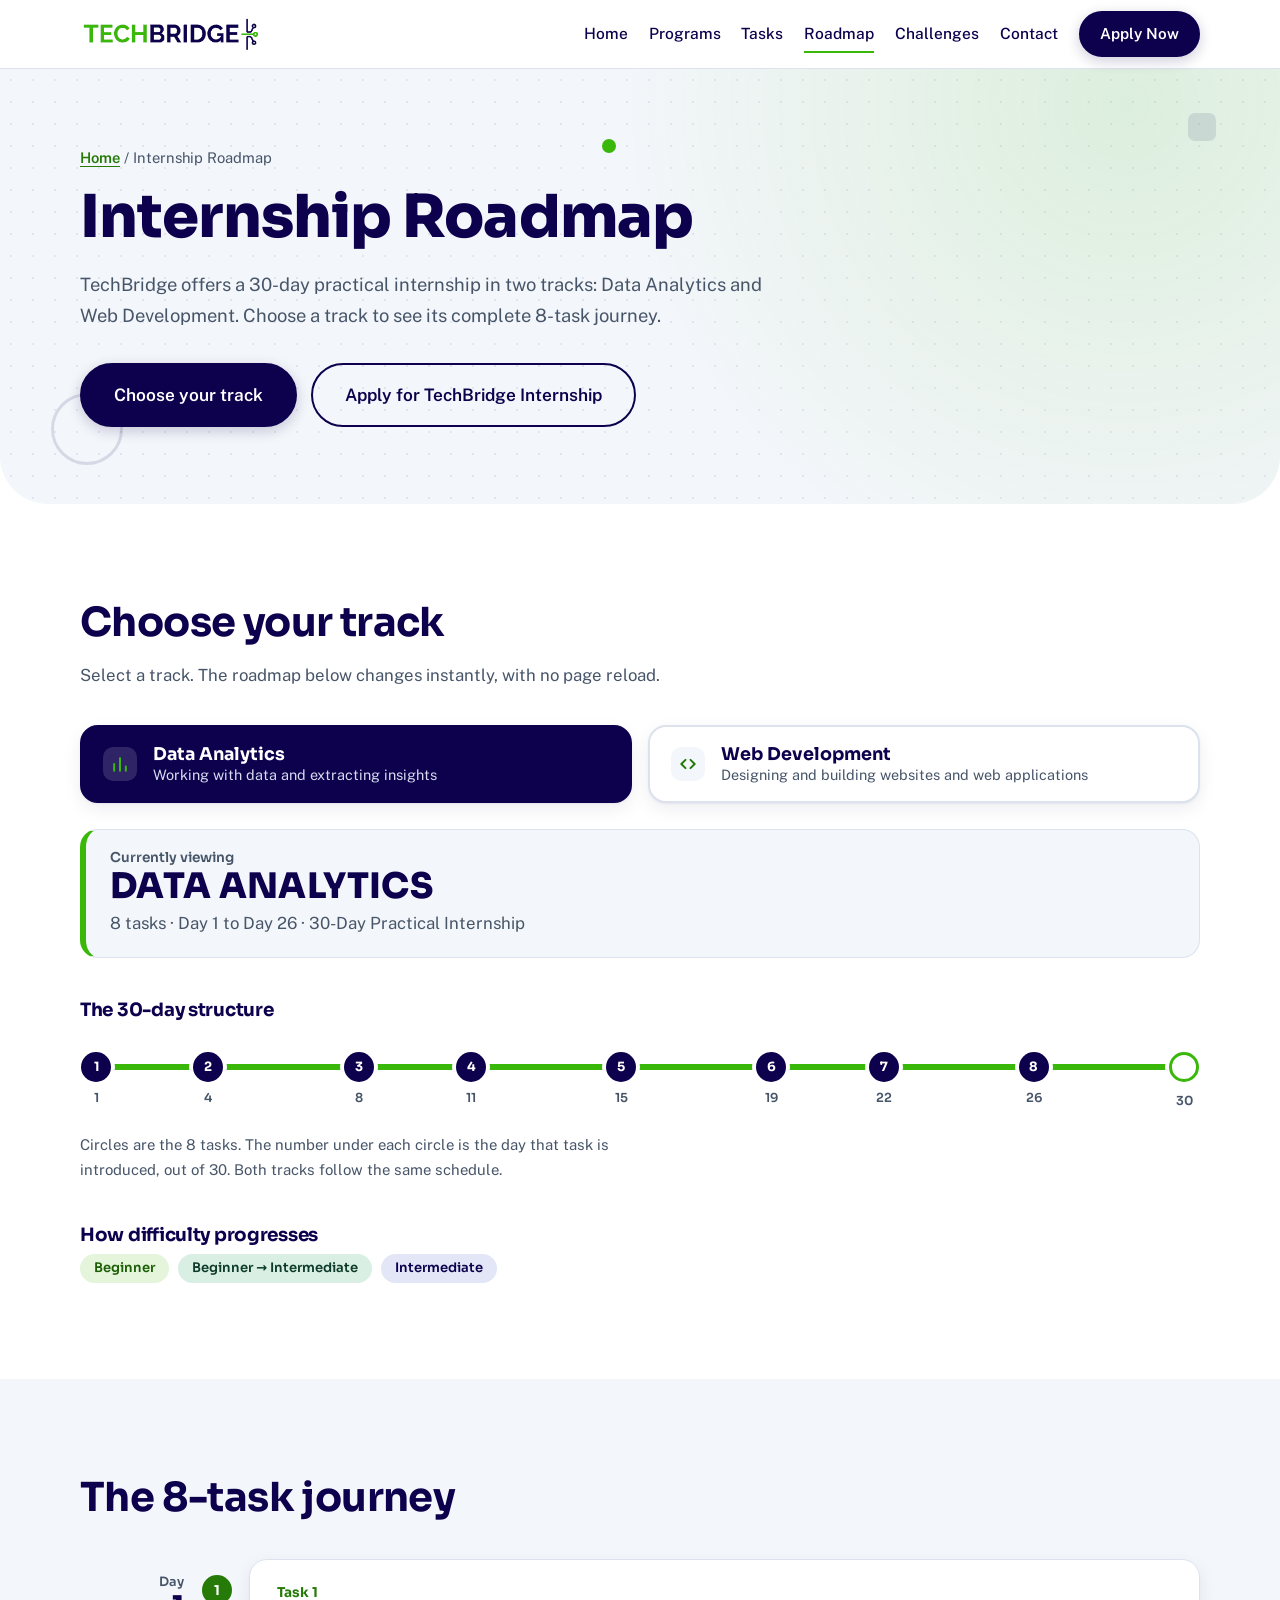
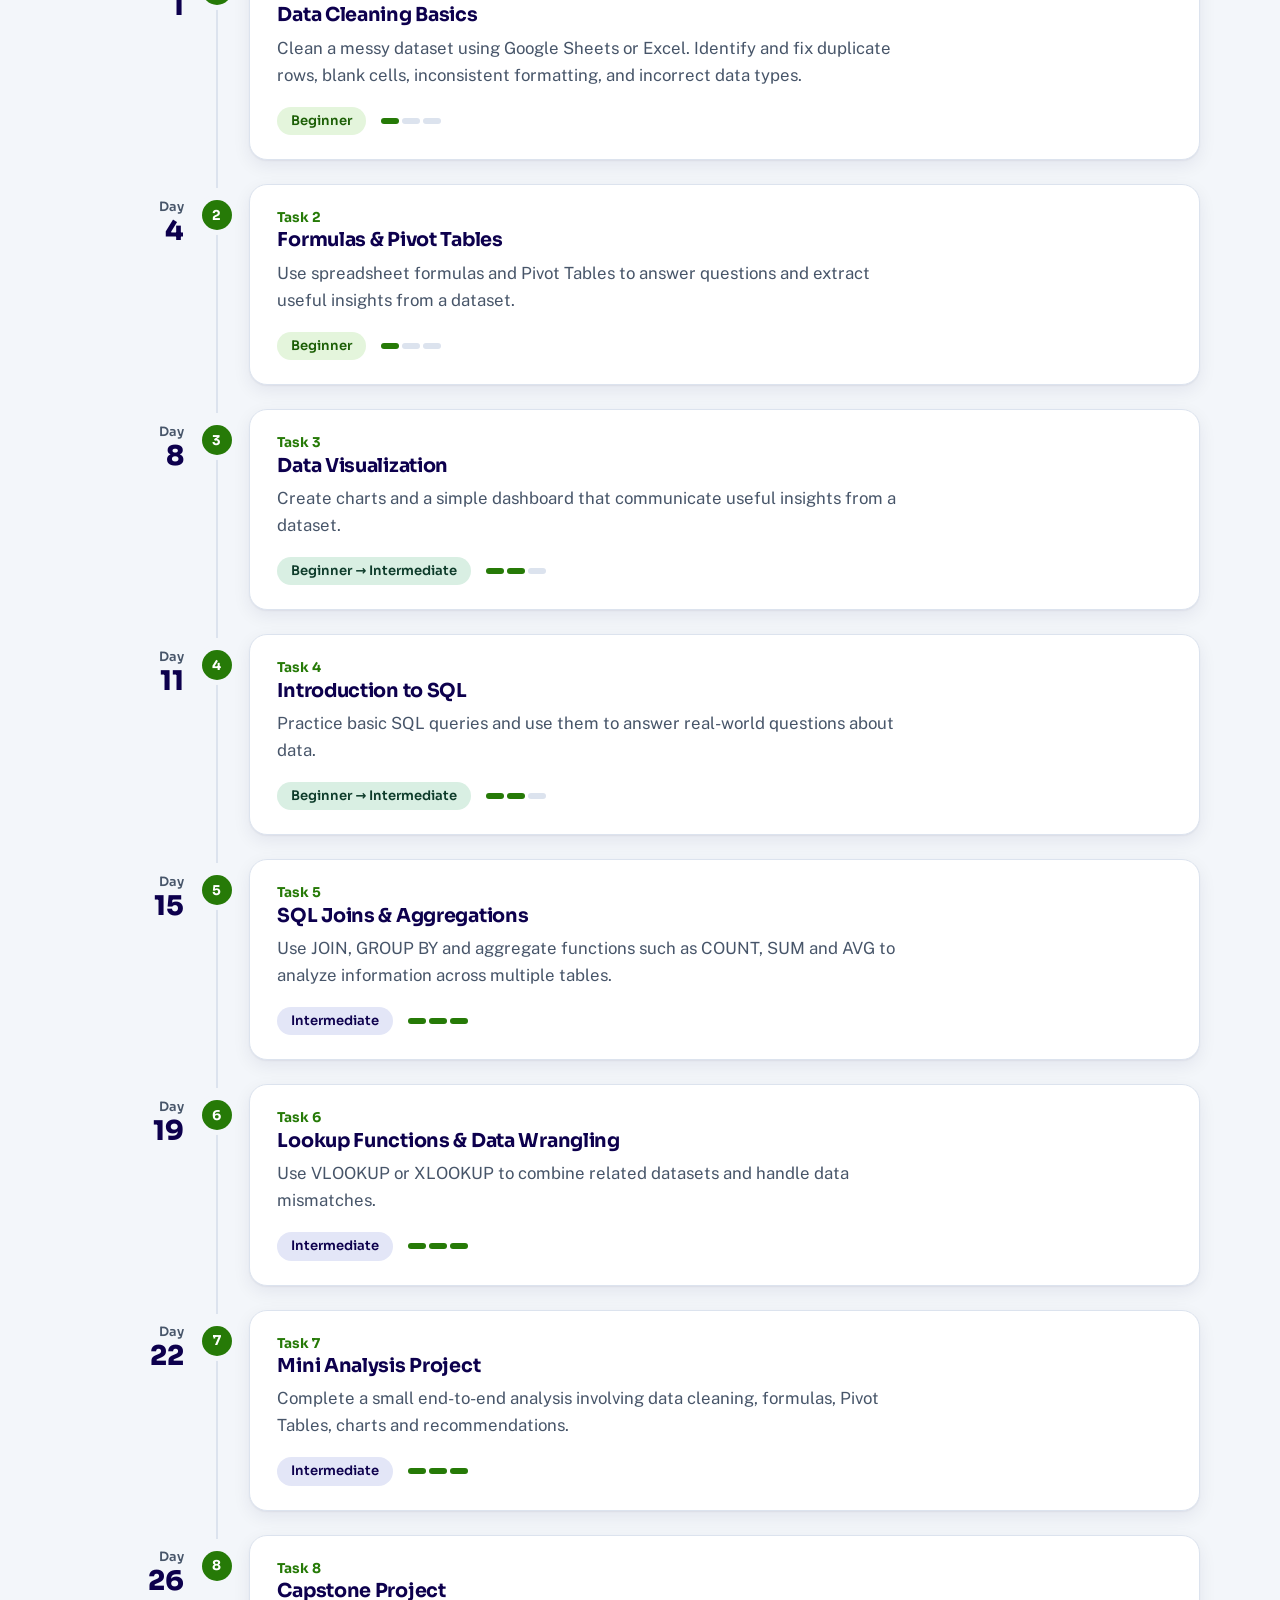
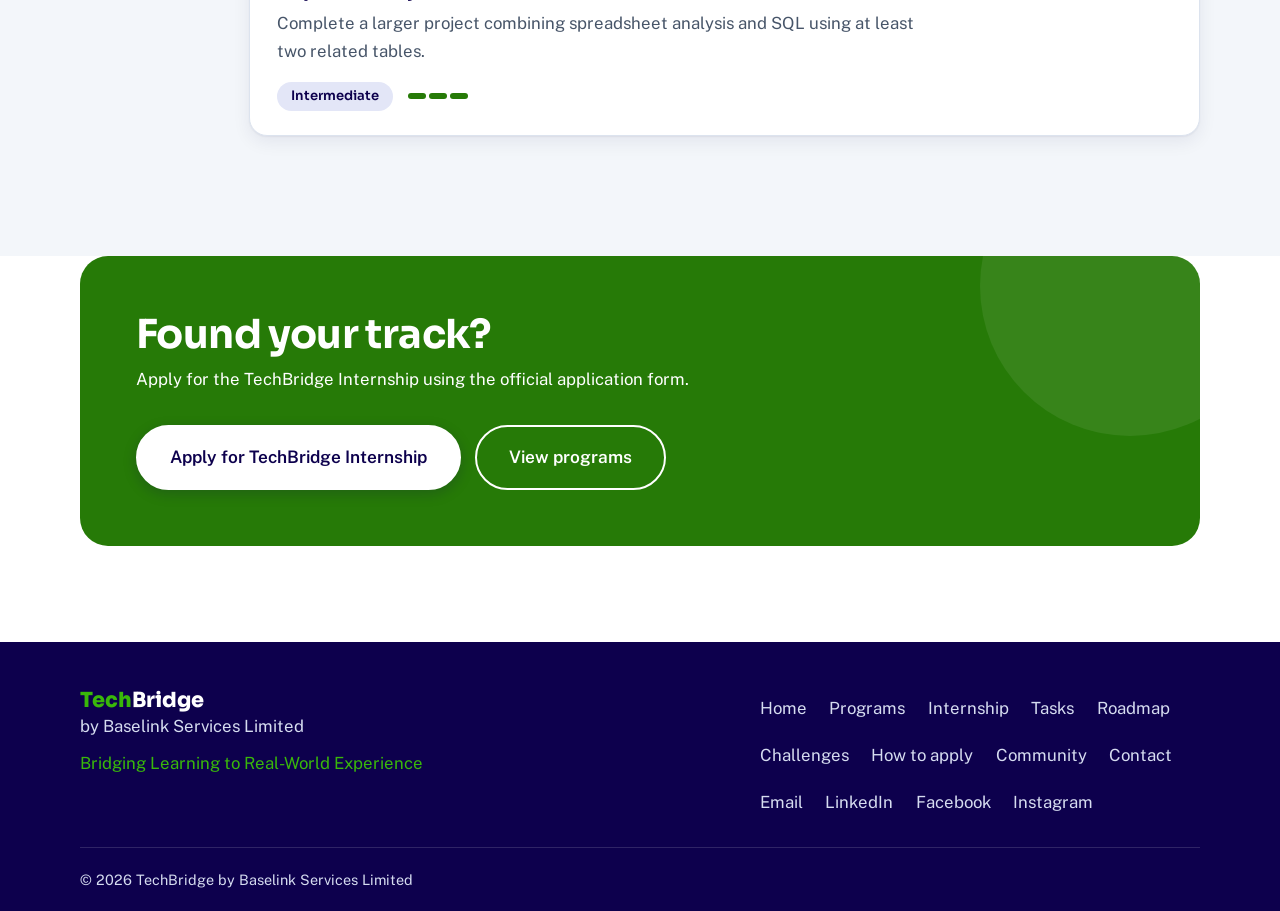
<file: roadmap.html>
<!DOCTYPE html>
<html lang='en'>
<head>
<meta charset='UTF-8'>
<meta name='viewport' content='width=device-width, initial-scale=1'>
<meta name='theme-color' content='#0D004D'>
<title>Internship Roadmap | TechBridge</title>
<meta name='description' content='Choose a TechBridge internship track, Data Analytics or Web Development, and see its complete 8-task journey across the 30-day practical internship.'>
<link rel='icon' href='images/favicon.png' type='image/png'>
<link rel='preconnect' href='https://fonts.googleapis.com'>
<link rel='preconnect' href='https://fonts.gstatic.com' crossorigin>
<link href='https://fonts.googleapis.com/css2?family=Sora:wght@500;700;800&family=Public+Sans:wght@400;500;600&display=swap' rel='stylesheet'>
<link rel='stylesheet' href='style.css'>
<link rel='stylesheet' href='programs.css'>
<link rel='stylesheet' href='tasks.css'>
<link rel='stylesheet' href='roadmap.css'>
</head>
<body>
<a class='skip' href='#main'>Skip to content</a>

<header class='site-header'>
  <div class='wrap bar'>
    <a class='brand' href='index.html' aria-label='TechBridge home'><img src='images/techbridge-logo.png' alt='TechBridge' width='326' height='68'></a>
    <input type='checkbox' id='menu-toggle' class='menu-toggle'>
    <label for='menu-toggle' class='menu-btn' aria-label='Toggle menu'><span></span></label>
    <nav class='nav' aria-label='Main'>
      <a href='index.html'>Home</a>
      <a href='programs.html'>Programs</a>
      <a href='tasks.html'>Tasks</a>
      <a href='roadmap.html' aria-current='page'>Roadmap</a>
      <a href='challenges.html'>Challenges</a>
      <a href='index.html#contact'>Contact</a>
      <a class='btn btn-sm' href='https://forms.gle/8EbdSy5ttGfLZfjv5' target='_blank' rel='noopener'>Apply Now</a>
    </nav>
  </div>
</header>

<main id='main'>

<section class='hero ph'>
  <span class='shape s1' aria-hidden='true'></span>
  <span class='shape s2' aria-hidden='true'></span>
  <span class='shape s3' aria-hidden='true'></span>
  <div class='wrap hero-copy'>
    <p class='crumb a1'><a href='index.html'>Home</a> / Internship Roadmap</p>
    <h1 class='a1'>Internship Roadmap</h1>
    <p class='lead a2'>TechBridge offers a 30-day practical internship in two tracks: Data Analytics and Web Development. Choose a track to see its complete 8-task journey.</p>
    <div class='actions a3'>
      <a class='btn btn-lg' href='#tracks'>Choose your track</a>
      <a class='btn btn-ghost btn-lg' href='https://forms.gle/8EbdSy5ttGfLZfjv5' target='_blank' rel='noopener'>Apply for TechBridge Internship</a>
    </div>
  </div>
</section>

<section class='section' id='tracks'>
  <div class='wrap'>
    <h2>Choose your track</h2>
    <p class='sub'>Select a track. The roadmap below changes instantly, with no page reload.</p>

    <div class='tracks' role='group' aria-label='Choose your track'>
      <button type='button' class='track-btn' data-track='data-analytics' aria-pressed='false'>
        <svg viewBox='0 0 24 24' aria-hidden='true'><path d='M5 20V12M12 20V5M19 20v-5'/></svg>
        <span><b>Data Analytics</b><small>Working with data and extracting insights</small></span>
      </button>
      <button type='button' class='track-btn' data-track='web-development' aria-pressed='false'>
        <svg viewBox='0 0 24 24' aria-hidden='true'><path d='M9 7l-5 5 5 5M15 7l5 5-5 5'/></svg>
        <span><b>Web Development</b><small>Designing and building websites and web applications</small></span>
      </button>
    </div>

    <div class='now' aria-live='polite'>
      <p class='now-l'>Currently viewing</p>
      <p class='now-t' id='current-track'>Data Analytics</p>
      <p class='now-m' id='current-meta'>30-Day Practical Internship</p>
    </div>

    <h3 class='strip-title'>The 30-day structure</h3>
    <div class='strip' aria-hidden='true'><span class='rail'></span><i class='fillbar'></i><span class='dot' style='--x:0.0%'>1<em>1</em></span><span class='dot' style='--x:10.34%'>2<em>4</em></span><span class='dot' style='--x:24.14%'>3<em>8</em></span><span class='dot' style='--x:34.48%'>4<em>11</em></span><span class='dot' style='--x:48.28%'>5<em>15</em></span><span class='dot' style='--x:62.07%'>6<em>19</em></span><span class='dot' style='--x:72.41%'>7<em>22</em></span><span class='dot' style='--x:86.21%'>8<em>26</em></span><span class='dot end' style='--x:100%'><em>30</em></span></div>
    <p class='caption'>Circles are the 8 tasks. The number under each circle is the day that task is introduced, out of 30. Both tracks follow the same schedule.</p>

    <h3 class='strip-title'>How difficulty progresses</h3>
    <p class='legend'><span class='badge b1'>Beginner</span><span class='badge b2'>Beginner &rarr; Intermediate</span><span class='badge b3'>Intermediate</span></p>
  </div>
</section>

<section class='section tint' id='journey'>
  <div class='wrap'>
    <h2>The 8-task journey</h2>
    <noscript><p class='noscript'>The interactive roadmap needs JavaScript. You can read the Web Development journey on the <a class='link' href='tasks.html'>Tasks page</a>.</p></noscript>
    <ol class='timeline' id='timeline'></ol>
  </div>
</section>

<section class='community-wrap'>
  <div class='wrap'>
    <div class='community'>
      <div>
        <h2>Found your track?</h2>
        <p>Apply for the TechBridge Internship using the official application form.</p>
      </div>
      <div class='cta-pair'>
        <a class='btn btn-light btn-lg' href='https://forms.gle/8EbdSy5ttGfLZfjv5' target='_blank' rel='noopener'>Apply for TechBridge Internship</a>
        <a class='btn btn-outline-light btn-lg' href='programs.html'>View programs</a>
      </div>
    </div>
  </div>
</section>

</main>

<footer class='site-footer'>
  <div class='wrap foot'>
    <div>
      <p class='brand-foot'><span>Tech</span>Bridge</p>
      <p>by Baselink Services Limited</p>
      <p class='tag'>Bridging Learning to Real-World Experience</p>
    </div>
    <nav aria-label='Footer'>
      <a href='index.html'>Home</a>
      <a href='programs.html'>Programs</a>
      <a href='index.html#internship'>Internship</a>
      <a href='tasks.html'>Tasks</a>
      <a href='roadmap.html'>Roadmap</a>
      <a href='challenges.html'>Challenges</a>
      <a href='index.html#apply'>How to apply</a>
      <a href='index.html#community'>Community</a>
      <a href='index.html#contact'>Contact</a>
      <a href='mailto:techbridgebaslink@gmail.com'>Email</a>
      <a href='https://www.linkedin.com/company/techbridge-services/' target='_blank' rel='noopener'>LinkedIn</a>
      <a href='https://www.facebook.com/p/Baselink-Services-100066771475783/' target='_blank' rel='noopener'>Facebook</a>
      <a href='https://www.instagram.com/techbridgeserves' target='_blank' rel='noopener'>Instagram</a>
    </nav>
  </div>
  <div class='wrap copy'>&copy; 2026 TechBridge by Baselink Services Limited</div>
</footer>

<script src='roadmap.js'></script>
</body>
</html>
</file>
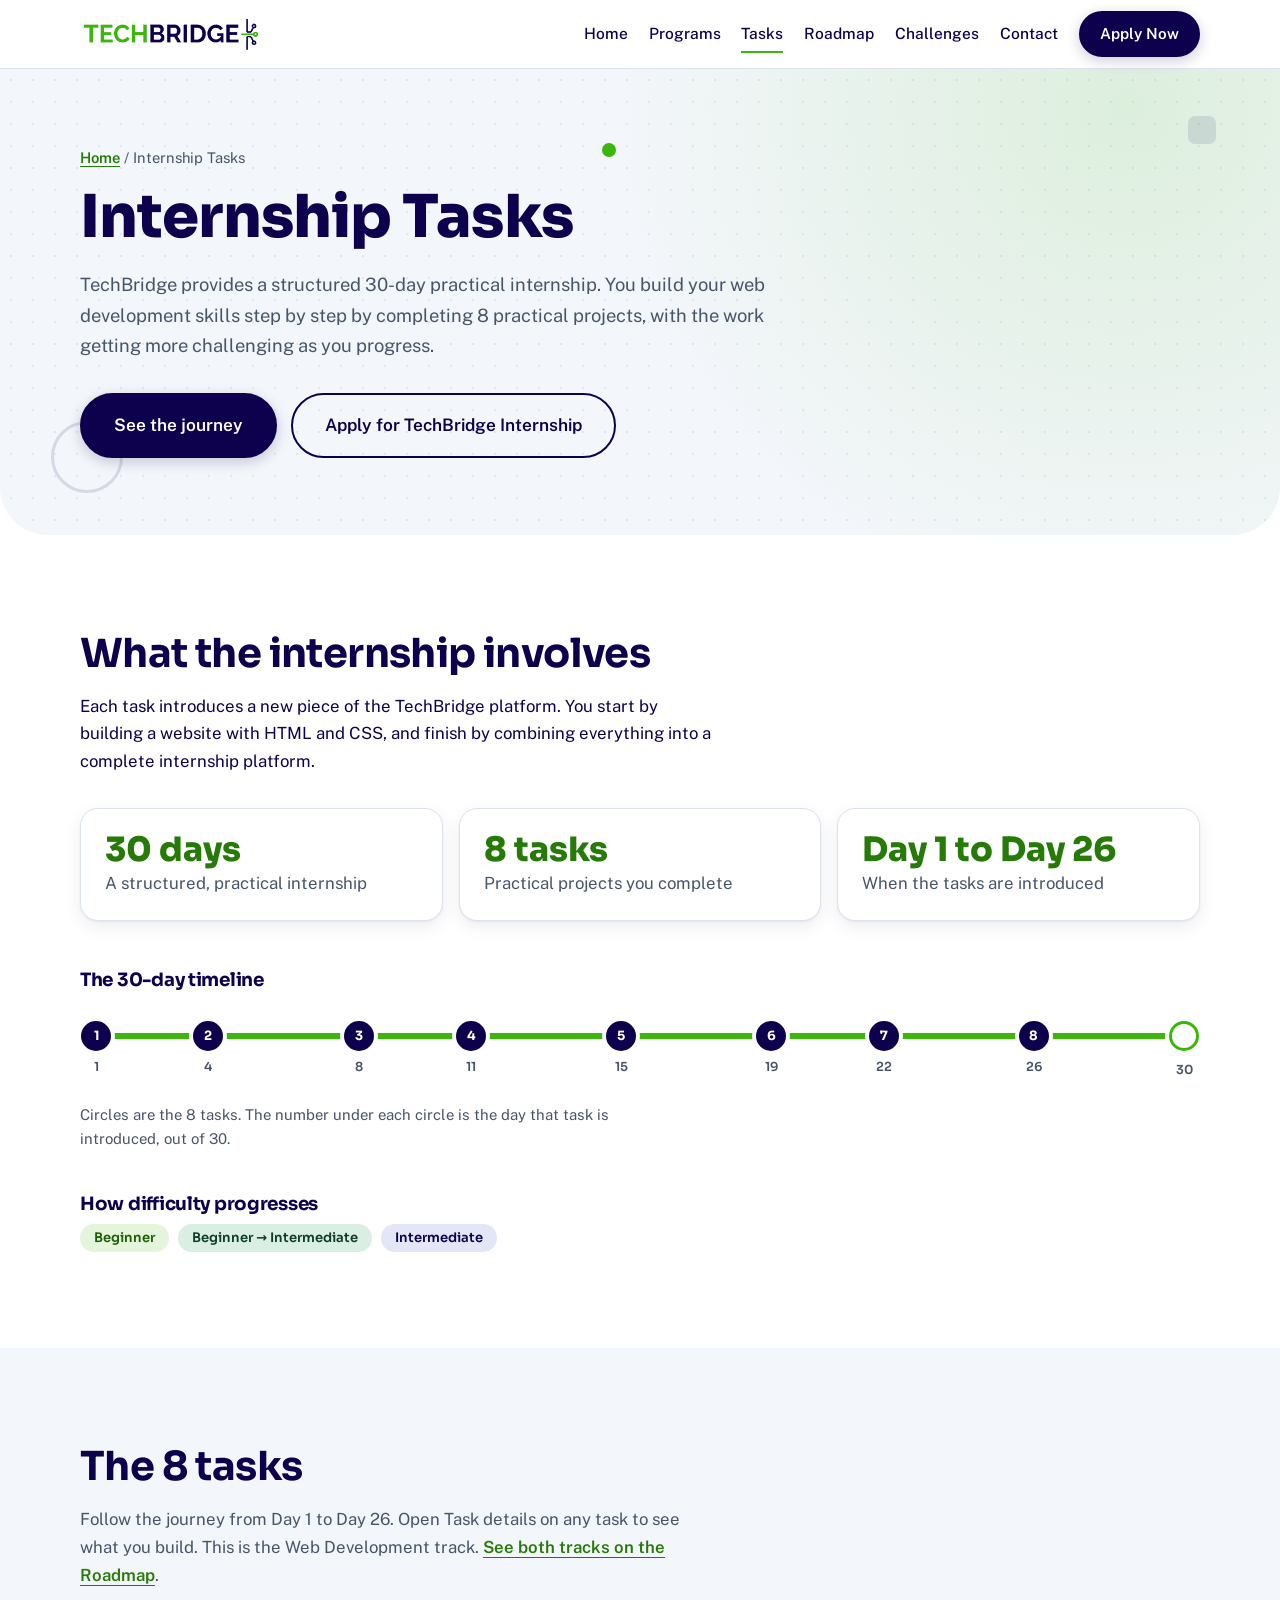
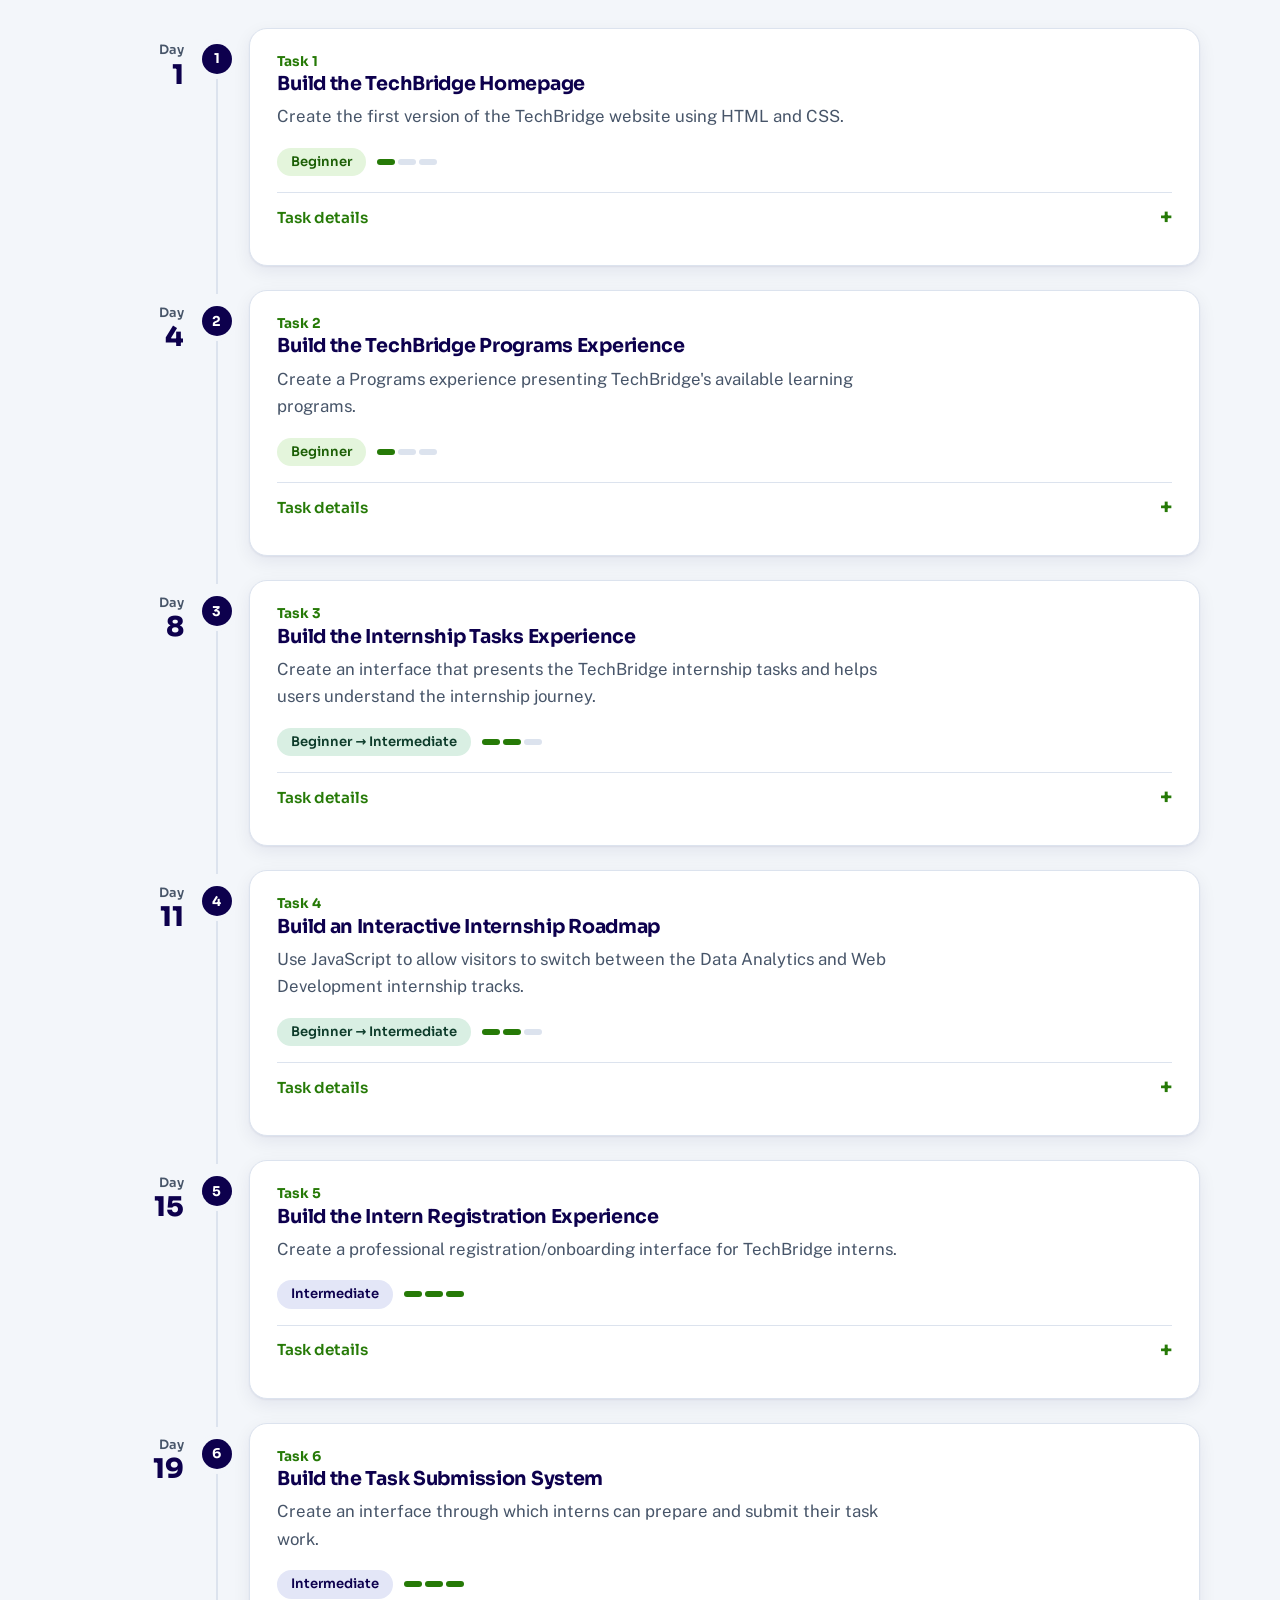
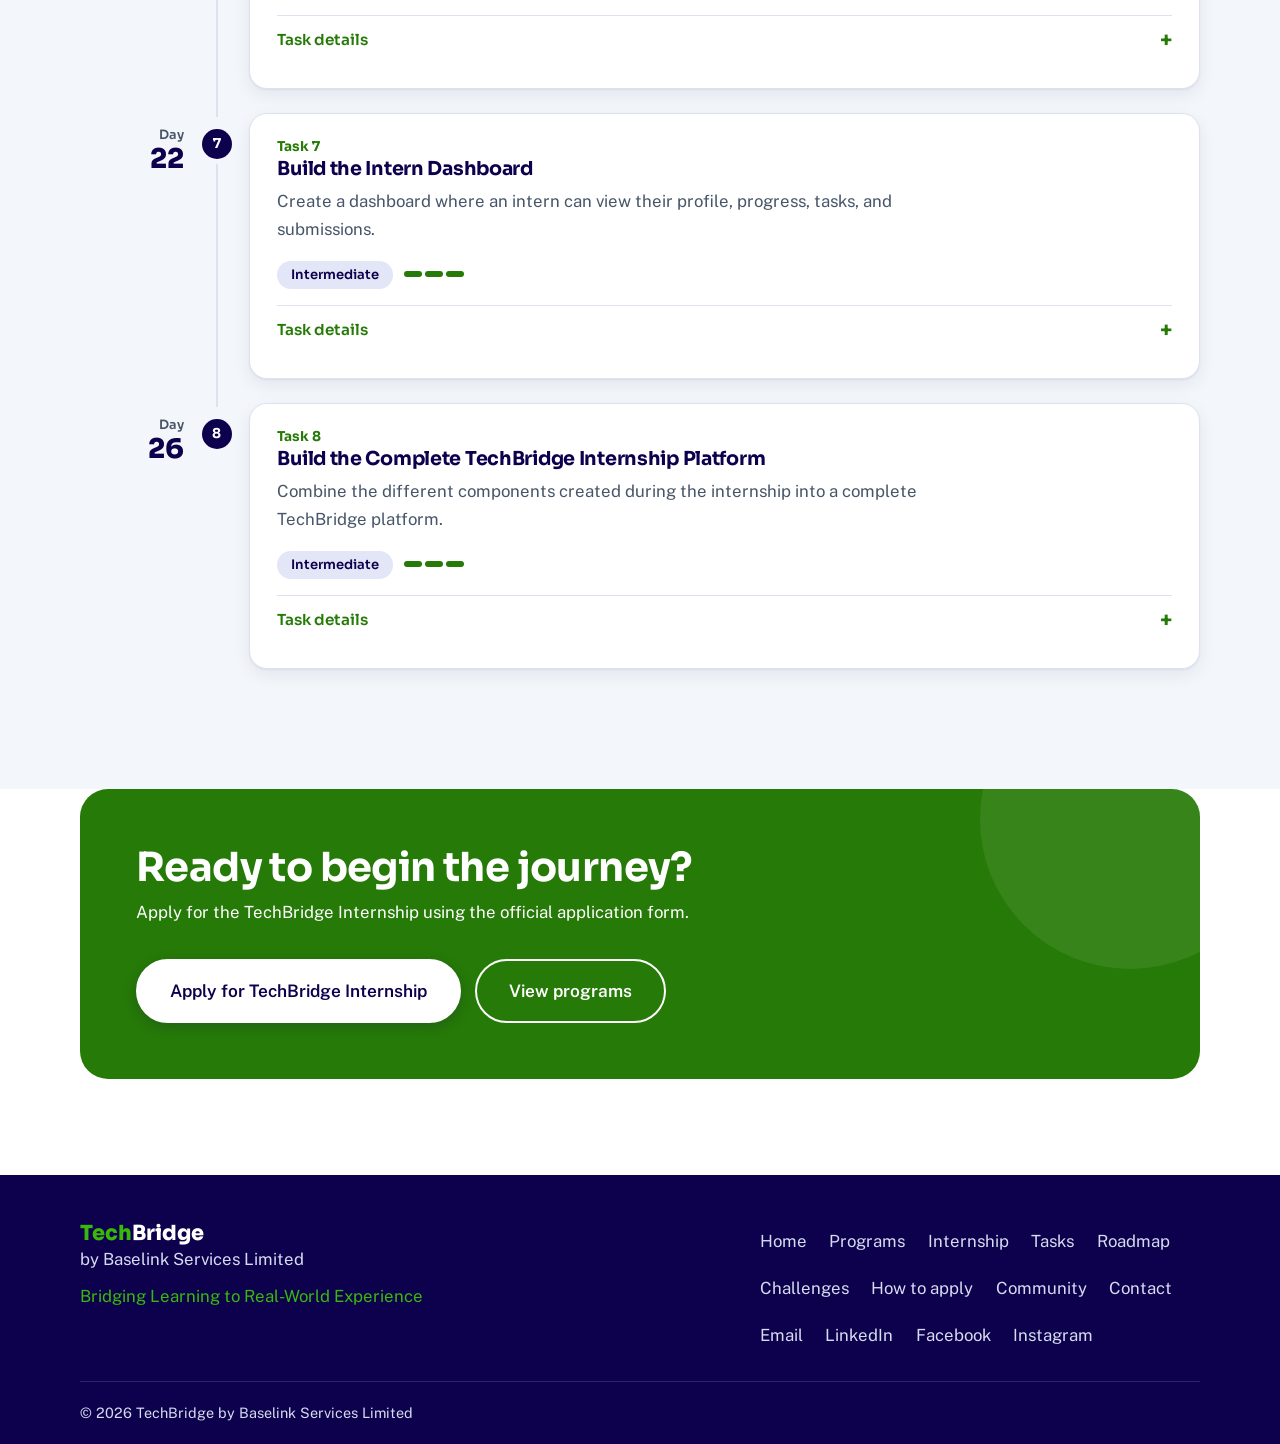
<file: tasks.html>
<!DOCTYPE html>
<html lang='en'>
<head>
<meta charset='UTF-8'>
<meta name='viewport' content='width=device-width, initial-scale=1'>
<meta name='theme-color' content='#0D004D'>
<title>Internship Tasks | TechBridge</title>
<meta name='description' content='The TechBridge 30-day practical internship: 8 practical tasks, when each one starts, and how the work progresses.'>
<link rel='icon' href='images/favicon.png' type='image/png'>
<link rel='preconnect' href='https://fonts.googleapis.com'>
<link rel='preconnect' href='https://fonts.gstatic.com' crossorigin>
<link href='https://fonts.googleapis.com/css2?family=Sora:wght@500;700;800&family=Public+Sans:wght@400;500;600&display=swap' rel='stylesheet'>
<link rel='stylesheet' href='style.css'>
<link rel='stylesheet' href='programs.css'>
<link rel='stylesheet' href='tasks.css'>
</head>
<body>
<a class='skip' href='#main'>Skip to content</a>

<header class='site-header'>
  <div class='wrap bar'>
    <a class='brand' href='index.html' aria-label='TechBridge home'><img src='images/techbridge-logo.png' alt='TechBridge' width='326' height='68'></a>
    <input type='checkbox' id='menu-toggle' class='menu-toggle'>
    <label for='menu-toggle' class='menu-btn' aria-label='Toggle menu'><span></span></label>
    <nav class='nav' aria-label='Main'>
      <a href='index.html'>Home</a>
      <a href='programs.html'>Programs</a>
      <a href='tasks.html' aria-current='page'>Tasks</a>
      <a href='roadmap.html'>Roadmap</a>
      <a href='challenges.html'>Challenges</a>
      <a href='index.html#contact'>Contact</a>
      <a class='btn btn-sm' href='https://forms.gle/8EbdSy5ttGfLZfjv5' target='_blank' rel='noopener'>Apply Now</a>
    </nav>
  </div>
</header>

<main id='main'>

<section class='hero ph'>
  <span class='shape s1' aria-hidden='true'></span>
  <span class='shape s2' aria-hidden='true'></span>
  <span class='shape s3' aria-hidden='true'></span>
  <div class='wrap hero-copy'>
    <p class='crumb a1'><a href='index.html'>Home</a> / Internship Tasks</p>
    <h1 class='a1'>Internship Tasks</h1>
    <p class='lead a2'>TechBridge provides a structured 30-day practical internship. You build your web development skills step by step by completing 8 practical projects, with the work getting more challenging as you progress.</p>
    <div class='actions a3'>
      <a class='btn btn-lg' href='#journey'>See the journey</a>
      <a class='btn btn-ghost btn-lg' href='https://forms.gle/8EbdSy5ttGfLZfjv5' target='_blank' rel='noopener'>Apply for TechBridge Internship</a>
    </div>
  </div>
</section>

<section class='section' id='overview'>
  <div class='wrap'>
    <h2 class='rv'>What the internship involves</h2>
    <p class='rv'>Each task introduces a new piece of the TechBridge platform. You start by building a website with HTML and CSS, and finish by combining everything into a complete internship platform.</p>
    <div class='stats'>
      <div class='stat rv' style='--i:0'><b>30 days</b><span>A structured, practical internship</span></div>
      <div class='stat rv' style='--i:1'><b>8 tasks</b><span>Practical projects you complete</span></div>
      <div class='stat rv' style='--i:2'><b>Day 1 to Day 26</b><span>When the tasks are introduced</span></div>
    </div>

    <h3 class='strip-title rv'>The 30-day timeline</h3>
    <div class='strip rv' aria-hidden='true'><span class='rail'></span><i class='fillbar'></i><span class='dot' style='--x:0.0%'>1<em>1</em></span><span class='dot' style='--x:10.34%'>2<em>4</em></span><span class='dot' style='--x:24.14%'>3<em>8</em></span><span class='dot' style='--x:34.48%'>4<em>11</em></span><span class='dot' style='--x:48.28%'>5<em>15</em></span><span class='dot' style='--x:62.07%'>6<em>19</em></span><span class='dot' style='--x:72.41%'>7<em>22</em></span><span class='dot' style='--x:86.21%'>8<em>26</em></span><span class='dot end' style='--x:100%'><em>30</em></span></div>
    <p class='caption rv'>Circles are the 8 tasks. The number under each circle is the day that task is introduced, out of 30.</p>

    <h3 class='strip-title rv'>How difficulty progresses</h3>
    <p class='legend rv'><span class='badge b1'>Beginner</span><span class='badge b2'>Beginner → Intermediate</span><span class='badge b3'>Intermediate</span></p>
  </div>
</section>

<section class='section tint' id='journey'>
  <div class='wrap'>
    <h2 class='rv'>The 8 tasks</h2>
    <p class='sub rv'>Follow the journey from Day 1 to Day 26. Open Task details on any task to see what you build. This is the Web Development track. <a class='link' href='roadmap.html'>See both tracks on the Roadmap</a>.</p>
    <ol class='timeline'>
      <li class='t rv' style='--i:0'>
        <div class='dayc'><small>Day</small>1</div>
        <span class='node' aria-hidden='true'>1</span>
        <article class='tcard'>
          <p class='tnum'>Task 1</p>
          <h3>Build the TechBridge Homepage</h3>
          <p class='tdesc'>Create the first version of the TechBridge website using HTML and CSS.</p>
          <p class='lvl-row'><span class='badge b1'>Beginner</span><span class='meter m1' aria-hidden='true'><i></i><i></i><i></i></span></p>
          <details><summary>Task details</summary><div class='more'><p><b>You build:</b> A first version of the TechBridge website, written in HTML and CSS.</p><p><b>Where it fits:</b> The first task. The internship starts here on Day 1. Leads into Task 2 on Day 4.</p></div></details>
        </article>
      </li>
      <li class='t rv' style='--i:0'>
        <div class='dayc'><small>Day</small>4</div>
        <span class='node' aria-hidden='true'>2</span>
        <article class='tcard'>
          <p class='tnum'>Task 2</p>
          <h3>Build the TechBridge Programs Experience</h3>
          <p class='tdesc'>Create a Programs experience presenting TechBridge's available learning programs.</p>
          <p class='lvl-row'><span class='badge b1'>Beginner</span><span class='meter m1' aria-hidden='true'><i></i><i></i><i></i></span></p>
          <details><summary>Task details</summary><div class='more'><p><b>You build:</b> A Programs experience that presents TechBridge's learning programs.</p><p><b>Where it fits:</b> Follows Task 1 (Day 1). Leads into Task 3 on Day 8.</p></div></details>
        </article>
      </li>
      <li class='t rv' style='--i:0'>
        <div class='dayc'><small>Day</small>8</div>
        <span class='node' aria-hidden='true'>3</span>
        <article class='tcard'>
          <p class='tnum'>Task 3</p>
          <h3>Build the Internship Tasks Experience</h3>
          <p class='tdesc'>Create an interface that presents the TechBridge internship tasks and helps users understand the internship journey.</p>
          <p class='lvl-row'><span class='badge b2'>Beginner → Intermediate</span><span class='meter m2' aria-hidden='true'><i></i><i></i><i></i></span></p>
          <details><summary>Task details</summary><div class='more'><p><b>You build:</b> An interface that lays out the internship tasks and the journey through them.</p><p><b>Where it fits:</b> Follows Task 2 (Day 4). Leads into Task 4 on Day 11.</p></div></details>
        </article>
      </li>
      <li class='t rv' style='--i:0'>
        <div class='dayc'><small>Day</small>11</div>
        <span class='node' aria-hidden='true'>4</span>
        <article class='tcard'>
          <p class='tnum'>Task 4</p>
          <h3>Build an Interactive Internship Roadmap</h3>
          <p class='tdesc'>Use JavaScript to allow visitors to switch between the Data Analytics and Web Development internship tracks.</p>
          <p class='lvl-row'><span class='badge b2'>Beginner → Intermediate</span><span class='meter m2' aria-hidden='true'><i></i><i></i><i></i></span></p>
          <details><summary>Task details</summary><div class='more'><p><b>You build:</b> An interactive roadmap, using JavaScript, where visitors switch between the Data Analytics and Web Development tracks.</p><p><b>Where it fits:</b> Follows Task 3 (Day 8). Leads into Task 5 on Day 15.</p></div></details>
        </article>
      </li>
      <li class='t rv' style='--i:0'>
        <div class='dayc'><small>Day</small>15</div>
        <span class='node' aria-hidden='true'>5</span>
        <article class='tcard'>
          <p class='tnum'>Task 5</p>
          <h3>Build the Intern Registration Experience</h3>
          <p class='tdesc'>Create a professional registration/onboarding interface for TechBridge interns.</p>
          <p class='lvl-row'><span class='badge b3'>Intermediate</span><span class='meter m3' aria-hidden='true'><i></i><i></i><i></i></span></p>
          <details><summary>Task details</summary><div class='more'><p><b>You build:</b> A registration and onboarding interface for TechBridge interns.</p><p><b>Where it fits:</b> Follows Task 4 (Day 11). Leads into Task 6 on Day 19.</p></div></details>
        </article>
      </li>
      <li class='t rv' style='--i:0'>
        <div class='dayc'><small>Day</small>19</div>
        <span class='node' aria-hidden='true'>6</span>
        <article class='tcard'>
          <p class='tnum'>Task 6</p>
          <h3>Build the Task Submission System</h3>
          <p class='tdesc'>Create an interface through which interns can prepare and submit their task work.</p>
          <p class='lvl-row'><span class='badge b3'>Intermediate</span><span class='meter m3' aria-hidden='true'><i></i><i></i><i></i></span></p>
          <details><summary>Task details</summary><div class='more'><p><b>You build:</b> An interface where interns prepare and submit their task work.</p><p><b>Where it fits:</b> Follows Task 5 (Day 15). Leads into Task 7 on Day 22.</p></div></details>
        </article>
      </li>
      <li class='t rv' style='--i:0'>
        <div class='dayc'><small>Day</small>22</div>
        <span class='node' aria-hidden='true'>7</span>
        <article class='tcard'>
          <p class='tnum'>Task 7</p>
          <h3>Build the Intern Dashboard</h3>
          <p class='tdesc'>Create a dashboard where an intern can view their profile, progress, tasks, and submissions.</p>
          <p class='lvl-row'><span class='badge b3'>Intermediate</span><span class='meter m3' aria-hidden='true'><i></i><i></i><i></i></span></p>
          <details><summary>Task details</summary><div class='more'><p><b>You build:</b> A dashboard showing an intern's profile, progress, tasks and submissions.</p><p><b>Where it fits:</b> Follows Task 6 (Day 19). Leads into Task 8 on Day 26.</p></div></details>
        </article>
      </li>
      <li class='t rv' style='--i:0'>
        <div class='dayc'><small>Day</small>26</div>
        <span class='node' aria-hidden='true'>8</span>
        <article class='tcard'>
          <p class='tnum'>Task 8</p>
          <h3>Build the Complete TechBridge Internship Platform</h3>
          <p class='tdesc'>Combine the different components created during the internship into a complete TechBridge platform.</p>
          <p class='lvl-row'><span class='badge b3'>Intermediate</span><span class='meter m3' aria-hidden='true'><i></i><i></i><i></i></span></p>
          <details><summary>Task details</summary><div class='more'><p><b>You build:</b> A complete TechBridge platform that combines the components from earlier tasks.</p><p><b>Where it fits:</b> Follows Task 7 (Day 22). The final task of the internship.</p></div></details>
        </article>
      </li>
    </ol>
  </div>
</section>

<section class='community-wrap'>
  <div class='wrap'>
    <div class='community rv'>
      <div>
        <h2>Ready to begin the journey?</h2>
        <p>Apply for the TechBridge Internship using the official application form.</p>
      </div>
      <div class='cta-pair'>
        <a class='btn btn-light btn-lg' href='https://forms.gle/8EbdSy5ttGfLZfjv5' target='_blank' rel='noopener'>Apply for TechBridge Internship</a>
        <a class='btn btn-outline-light btn-lg' href='programs.html'>View programs</a>
      </div>
    </div>
  </div>
</section>

</main>

<footer class='site-footer'>
  <div class='wrap foot'>
    <div>
      <p class='brand-foot'><span>Tech</span>Bridge</p>
      <p>by Baselink Services Limited</p>
      <p class='tag'>Bridging Learning to Real-World Experience</p>
    </div>
    <nav aria-label='Footer'>
      <a href='index.html'>Home</a>
      <a href='programs.html'>Programs</a>
      <a href='index.html#internship'>Internship</a>
      <a href='tasks.html'>Tasks</a>
      <a href='roadmap.html'>Roadmap</a>
      <a href='challenges.html'>Challenges</a>
      <a href='index.html#apply'>How to apply</a>
      <a href='index.html#community'>Community</a>
      <a href='index.html#contact'>Contact</a>
      <a href='mailto:techbridgebaslink@gmail.com'>Email</a>
      <a href='https://www.linkedin.com/company/techbridge-services/' target='_blank' rel='noopener'>LinkedIn</a>
      <a href='https://www.facebook.com/p/Baselink-Services-100066771475783/' target='_blank' rel='noopener'>Facebook</a>
      <a href='https://www.instagram.com/techbridgeserves' target='_blank' rel='noopener'>Instagram</a>
    </nav>
  </div>
  <div class='wrap copy'>&copy; 2026 TechBridge by Baselink Services Limited</div>
</footer>

</body>
</html>
</file>
<file: style.css>
:root{--ink:#0D004D;--green:#39B80A;--gd:#267A07;--mist:#F3F6FA;--line:#DCE3EE;--muted:#475569;--sh1:0 1px 2px rgba(13,0,77,.06),0 6px 18px rgba(13,0,77,.07);--sh2:0 16px 40px rgba(13,0,77,.16);--r:18px;--head:'Sora',system-ui,sans-serif;--body:'Public Sans',system-ui,sans-serif;--ease:cubic-bezier(.2,.7,.2,1)}
*{box-sizing:border-box;margin:0}
html{scroll-behavior:smooth;scroll-padding-top:84px}
body{font:400 1.05rem/1.65 var(--body);color:var(--ink);background:#fff;overflow-x:clip}
img,svg{display:block;max-width:100%}
a{color:inherit}
:focus-visible{outline:3px solid var(--gd);outline-offset:3px;border-radius:6px}
.wrap{width:min(1120px,100% - 2.5rem);margin-inline:auto}
.skip{position:absolute;left:-999px;top:0;background:var(--green);padding:.6rem 1rem;z-index:20}
.skip:focus{left:0}
h1,h2,h3{font-family:var(--head);line-height:1.15;letter-spacing:-.015em}
h2{font-size:clamp(1.75rem,3.6vw,2.5rem);margin-bottom:1rem}
h3{font-size:1.2rem;margin-bottom:.45rem}
p{max-width:64ch}
.gap{margin-top:1rem}
.sub{color:var(--muted);margin-bottom:2.2rem}
.section{padding:clamp(3.5rem,8vw,6rem) 0}
.tint{background:var(--mist)}

/* header */
.site-header{position:sticky;top:0;z-index:10;background:rgba(255,255,255,.94);backdrop-filter:blur(10px);border-bottom:1px solid var(--line)}
.site-header::after{content:'';position:absolute;left:0;right:0;bottom:0;height:0;box-shadow:0 8px 24px rgba(13,0,77,.14);opacity:0;pointer-events:none}
.bar{display:flex;align-items:center;justify-content:space-between;min-height:68px}
.brand{display:flex;align-items:center;text-decoration:none}
.brand img{height:38px;width:auto}
.nav{display:flex;align-items:center;gap:1.3rem}
.nav a:not(.btn){position:relative;text-decoration:none;font-weight:500;font-size:.97rem;padding:.4rem 0}
.nav a:not(.btn)::after{content:'';position:absolute;left:0;right:0;bottom:0;height:2px;background:var(--green);transform:scaleX(0);transform-origin:left;transition:transform .3s var(--ease)}
.nav a:not(.btn):hover::after,.nav a:not(.btn):focus-visible::after{transform:scaleX(1)}
.menu-toggle{position:absolute;opacity:0;pointer-events:none}
.menu-btn{display:none;width:48px;height:48px;cursor:pointer;align-items:center;justify-content:center}
.menu-btn span,.menu-btn span::before,.menu-btn span::after{content:'';display:block;width:22px;height:2.5px;background:var(--ink);border-radius:2px;position:relative;transition:transform .25s,background .25s,top .25s}
.menu-btn span::before{position:absolute;top:-7px}
.menu-btn span::after{position:absolute;top:7px}
.menu-toggle:checked + .menu-btn span{background:transparent}
.menu-toggle:checked + .menu-btn span::before{top:0;transform:rotate(45deg)}
.menu-toggle:checked + .menu-btn span::after{top:0;transform:rotate(-45deg)}
.menu-toggle:focus-visible + .menu-btn{outline:3px solid var(--gd);border-radius:8px}

/* buttons */
.btn{display:inline-flex;align-items:center;justify-content:center;min-height:48px;padding:.8rem 1.5rem;border-radius:999px;font-weight:600;text-decoration:none;background:var(--ink);color:#fff;border:2px solid var(--ink);box-shadow:0 4px 14px rgba(13,0,77,.2);transition:transform .25s var(--ease),box-shadow .25s,background .25s,color .25s,border-color .25s;-webkit-tap-highlight-color:transparent}
.btn:hover{transform:translateY(-3px);background:var(--gd);border-color:var(--gd);box-shadow:0 10px 24px rgba(38,122,7,.35)}
.btn:active{transform:translateY(0) scale(.97);box-shadow:0 2px 6px rgba(13,0,77,.2)}
.btn-ghost{background:transparent;color:var(--ink);box-shadow:none}
.btn-ghost:hover{color:#fff}
.btn-light{background:#fff;color:var(--ink);border-color:#fff}
.btn-light:hover{background:var(--ink);border-color:var(--ink);color:#fff;box-shadow:0 10px 24px rgba(0,0,0,.3)}
.btn-lg{min-height:56px;padding:1rem 2rem;font-size:1.08rem}
.btn-sm{min-height:44px;padding:.5rem 1.2rem;font-size:.95rem}
.actions{display:flex;flex-wrap:wrap;gap:.9rem;margin-top:2rem}

/* hero */
.hero{position:relative;overflow:hidden;border-radius:0 0 48px 48px;padding:clamp(3rem,7vw,5.5rem) 0 clamp(3.5rem,7vw,5.5rem);background:radial-gradient(circle at 88% 8%,rgba(57,184,10,.12),transparent 42%),radial-gradient(rgba(13,0,77,.07) 1px,transparent 1px) 0 0/22px 22px,var(--mist)}
.hero-grid{position:relative;display:grid;grid-template-columns:1.05fr .95fr;gap:3rem;align-items:center}
.org{font-weight:600;color:var(--gd);margin-bottom:.9rem}
h1{font-size:clamp(2.3rem,5vw,3.7rem);font-weight:800;margin-bottom:1.2rem}
.lead{font-size:1.15rem;color:var(--muted)}
.shape{position:absolute;pointer-events:none}
.s1{width:14px;height:14px;border-radius:50%;background:var(--green);top:16%;left:47%;animation:drift 9s ease-in-out infinite}
.s2{width:72px;height:72px;border-radius:50%;border:3px solid rgba(13,0,77,.12);bottom:9%;left:4%;animation:drift 12s -3s ease-in-out infinite}
.s3{width:28px;height:28px;border-radius:7px;background:rgba(13,0,77,.1);top:10%;right:5%;animation:drift 10s -5s ease-in-out infinite}
.visual{max-width:520px;width:100%;justify-self:center}
.panel{position:relative;background:#fff;border:1px solid var(--line);border-radius:28px;box-shadow:var(--sh2);padding:1.6rem 1rem 1rem;animation:float 7s 1.4s ease-in-out infinite}
.panel svg{width:100%;height:auto}
.panel text{font-family:var(--head);font-weight:700;font-size:15px;fill:#fff}
.bank-a{fill:var(--ink)}
.bank-b{fill:var(--gd)}
.deck{stroke:var(--ink);stroke-width:8;stroke-linecap:round;fill:none}
.arch{stroke:var(--green);stroke-width:7;stroke-linecap:round;fill:none;stroke-dasharray:520;stroke-dashoffset:520;animation:draw 1.8s .5s ease-out forwards}
.ropes path{stroke:var(--ink);stroke-width:2.5;opacity:.45}
.chip{position:absolute;display:flex;align-items:center;gap:.5rem;background:#fff;border:1px solid var(--line);border-radius:14px;padding:.5rem .8rem;font:600 .85rem var(--head);box-shadow:var(--sh1)}
.chip svg{width:20px;height:20px;fill:none;stroke:var(--gd);stroke-width:2.4;stroke-linecap:round;stroke-linejoin:round}
.c1{top:6%;left:5%;animation:float 6s ease-in-out infinite}
.c2{top:6%;right:5%;animation:float 8s -2s ease-in-out infinite}
.a1,.a2,.a3,.a4{animation:up .8s var(--ease) both}
.a2{animation-delay:.15s}
.a3{animation-delay:.3s}
.a4{animation-delay:.2s}

/* about */
.split{display:grid;grid-template-columns:1fr 1fr;gap:3.5rem;align-items:center}
.path{list-style:none;display:grid;grid-template-columns:repeat(3,1fr);gap:1.6rem;margin-top:2rem;padding:0}
.path li{position:relative;background:var(--mist);border:1px solid var(--line);border-radius:14px;padding:.8rem .6rem;text-align:center;font:600 .85rem/1.3 var(--head)}
.path li:last-child{background:var(--ink);color:#fff;border-color:var(--ink)}
.path li:not(:last-child)::after{content:'';position:absolute;top:50%;left:100%;width:1.6rem;height:2px;background:var(--green)}
.facts{list-style:none;padding:0;display:grid;gap:1rem}
.facts li{background:#fff;border:1px solid var(--line);border-left:5px solid var(--green);border-radius:var(--r);padding:1.2rem 1.4rem;box-shadow:var(--sh1);transition:transform .3s var(--ease),box-shadow .3s}
.facts li:hover{transform:translateX(6px);box-shadow:var(--sh2)}
.facts p{color:var(--muted)}

/* programs */
.cards{display:grid;grid-template-columns:repeat(2,1fr);gap:1.6rem}
.card{position:relative;overflow:hidden;background:#fff;border:1px solid var(--line);border-radius:var(--r);padding:2.2rem;box-shadow:var(--sh1);transition:transform .35s var(--ease),box-shadow .35s var(--ease)}
.card:hover,.card:focus-within{transform:translateY(-8px);box-shadow:var(--sh2)}
.card::before{content:'';position:absolute;left:0;right:0;top:0;height:4px;background:var(--green);transform:scaleX(0);transform-origin:left;transition:transform .45s var(--ease)}
.card:hover::before,.card:focus-within::before{transform:scaleX(1)}
.ico-wrap{width:62px;height:62px;border-radius:16px;background:var(--mist);display:grid;place-items:center;margin-bottom:1.2rem;transition:transform .35s var(--ease),background .35s}
.ico-wrap svg{width:30px;height:30px;fill:none;stroke:var(--gd);stroke-width:2.2;stroke-linecap:round;stroke-linejoin:round}
.card:hover .ico-wrap{transform:scale(1.12) rotate(-5deg);background:#E4F5DC}
.card p{color:var(--muted);margin-bottom:1.3rem}
.link{font-weight:600;color:var(--gd);text-underline-offset:4px}
.link:hover{color:var(--ink)}

/* internship */
.internship{position:relative;overflow:hidden;background:var(--ink);color:#fff;border-radius:40px;margin:clamp(2.5rem,6vw,4rem) .75rem 0;padding:clamp(3rem,7vw,5.5rem) 0}
.internship::before{content:'';position:absolute;width:420px;height:420px;border-radius:50%;border:2px solid rgba(255,255,255,.08);right:-120px;top:-140px;pointer-events:none}
.int-top{position:relative;display:grid;grid-template-columns:1.1fr .9fr;gap:3rem;align-items:end}
.big{font-size:clamp(2.8rem,9vw,6rem);font-weight:800;line-height:1;margin:0}
.big span{display:block}
.big .n{color:var(--green)}
.internship .lead{color:#d6dcf0}
.track{margin-top:1.6rem}
.bar30{position:relative;height:14px;border-radius:99px;background:rgba(255,255,255,.14);overflow:hidden}
.bar30 i{position:absolute;inset:0;background:var(--green);transform-origin:left}
.bar30::after{content:'';position:absolute;inset:0;background:repeating-linear-gradient(90deg,transparent 0 calc(100%/30 - 2px),rgba(13,0,77,.6) calc(100%/30 - 2px) calc(100%/30))}
.days{display:flex;justify-content:space-between;margin-top:.5rem;font:600 .85rem var(--head);color:#d6dcf0}
.feat{position:relative;list-style:none;padding:0;margin-top:3rem;display:grid;grid-template-columns:repeat(3,1fr);gap:1.4rem}
.feat li{background:rgba(255,255,255,.06);border:1px solid rgba(255,255,255,.16);border-radius:var(--r);padding:1.8rem;transition:transform .3s var(--ease),background .3s}
.feat li:hover{transform:translateY(-6px);background:rgba(255,255,255,.1)}
.feat p{color:#d6dcf0}
.feat .hl{border-color:var(--green)}

/* apply */
.steps{list-style:none;padding:0;display:grid;grid-template-columns:repeat(3,1fr);gap:1.6rem}
.step{position:relative;background:#fff;border:1px solid var(--line);border-radius:var(--r);padding:2rem;box-shadow:var(--sh1)}
.step:not(:last-child)::after{content:'';position:absolute;top:3.1rem;left:100%;width:1.6rem;height:2px;background:var(--green)}
.num{display:block;font:800 2.6rem/1 var(--head);color:var(--gd);margin-bottom:.8rem}
.step p{color:var(--muted)}
.apply-cta{display:flex;align-items:center;flex-wrap:wrap;gap:1.2rem;margin-top:2.5rem}
.apply-cta p{color:var(--muted)}

/* community */
.community-wrap{padding-bottom:clamp(3.5rem,8vw,6rem)}
.community{position:relative;overflow:hidden;display:flex;align-items:center;justify-content:space-between;gap:2rem;flex-wrap:wrap;background:var(--gd);color:#fff;border-radius:28px;padding:clamp(2rem,5vw,3.5rem)}
.community::before{content:'';position:absolute;width:300px;height:300px;border-radius:50%;background:rgba(255,255,255,.08);right:-80px;top:-120px;pointer-events:none}
.community>*{position:relative}
.community h2{margin-bottom:.5rem}

/* contact */
.contact-card{background:var(--mist);border:1px solid var(--line);border-radius:var(--r);padding:2rem}
.mail{font:700 clamp(1.05rem,2.6vw,1.45rem) var(--head);word-break:break-word}
.mail a{text-decoration-color:var(--green);text-decoration-thickness:3px;text-underline-offset:5px}
.socials{display:flex;flex-wrap:wrap;gap:.8rem;margin-top:1.4rem}
.soc{display:inline-flex;align-items:center;gap:.6rem;min-height:48px;padding:.4rem 1.1rem .4rem .5rem;border-radius:999px;background:#fff;border:1px solid var(--line);text-decoration:none;font-weight:600;transition:transform .25s var(--ease),box-shadow .25s,border-color .25s}
.soc:hover{transform:translateY(-3px);box-shadow:var(--sh1);border-color:var(--gd)}
.soc:active{transform:scale(.97)}
.soc-ico{display:grid;place-items:center;width:34px;height:34px;border-radius:50%;background:var(--ink);color:#fff;font:700 .95rem var(--head)}

/* footer */
.site-footer{background:var(--ink);color:#d6dcf0;padding-top:2.8rem}
.foot{display:flex;justify-content:space-between;gap:2rem;flex-wrap:wrap}
.brand-foot{font:800 1.3rem var(--head);color:#fff}
.brand-foot span{color:var(--green)}
.tag{margin-top:.6rem;color:var(--green)}
.site-footer nav{display:flex;flex-wrap:wrap;gap:.2rem 1.4rem;align-content:start;max-width:440px}
.site-footer nav a{text-decoration:none;display:inline-flex;align-items:center;min-height:44px}
.site-footer nav a:hover{color:#fff;text-decoration:underline}
.copy{margin-top:1.4rem;padding:1.2rem 0;border-top:1px solid rgba(255,255,255,.14);font-size:.9rem}

/* keyframes */
@keyframes up{from{opacity:0;transform:translateY(26px)}to{opacity:1;transform:none}}
@keyframes float{0%,100%{transform:translateY(0)}50%{transform:translateY(-10px)}}
@keyframes drift{0%,100%{transform:translate(0,0)}50%{transform:translate(10px,-14px)}}
@keyframes draw{to{stroke-dashoffset:0}}
@keyframes rv{from{opacity:0;transform:translate(var(--dx,0px),var(--dy,28px))}to{opacity:1;transform:none}}
@keyframes fill{from{transform:scaleX(0)}to{transform:scaleX(1)}}
@keyframes hdr{to{opacity:1}}

/* scroll-driven reveals (CSS only; content stays visible where unsupported) */
.rv-l{--dx:-40px;--dy:0px}
.rv-r{--dx:40px;--dy:0px}
@supports (animation-timeline:view()){
  .rv,.rv-l,.rv-r{animation:rv linear both;animation-timeline:view();animation-range:entry calc(var(--i,0)*6%) entry calc(45% + var(--i,0)*6%)}
  .bar30 i{animation:fill linear both;animation-timeline:view();animation-range:entry 20% cover 40%}
  .site-header::after{animation:hdr linear both;animation-timeline:scroll(root);animation-range:0 120px}
}

/* tablet */
@media (max-width:1000px){
  .menu-btn{display:flex}
  .nav{position:absolute;top:100%;left:0;right:0;flex-direction:column;align-items:stretch;gap:0;background:#fff;padding:.5rem 1.25rem 1.25rem;border-bottom:1px solid var(--line);box-shadow:var(--sh2);display:none}
  .menu-toggle:checked ~ .nav{display:flex}
  .nav a:not(.btn){display:flex;align-items:center;min-height:48px;border-bottom:1px solid var(--line)}
  .nav a:not(.btn)::after{display:none}
  .nav .btn{margin-top:1rem}
}
@media (max-width:900px){
  .hero-grid,.split,.int-top{grid-template-columns:1fr}
  .split{gap:2.5rem}
  .feat,.steps{grid-template-columns:1fr}
  .step:not(:last-child)::after{display:none}
  .internship{border-radius:32px}
}
/* mobile */
@media (max-width:720px){
  .cards{grid-template-columns:1fr}
  .rv-l,.rv-r{--dx:0px;--dy:16px}
  .rv{--dy:16px}
  .s2,.s3{display:none}
  .actions .btn,.apply-cta .btn,.community .btn{width:100%}
  .path{gap:1rem}
  .path li:not(:last-child)::after{width:1rem}
  .panel{padding:1.4rem .6rem .6rem}
  .chip{font-size:.75rem;padding:.4rem .6rem}
  .internship{margin-inline:.5rem}
}

/* reduced motion */
@media (prefers-reduced-motion:reduce){
  html{scroll-behavior:auto}
  *,*::before,*::after{animation:none !important;transition-duration:.01ms !important}
  .arch{stroke-dashoffset:0}
}
</file>
<file: programs.css>
/* Programs page extras. Builds on style.css */
.nav a[aria-current='page']::after{transform:scaleX(1)}
.ph{padding:clamp(3rem,7vw,4.8rem) 0 clamp(3rem,7vw,4.8rem)}
.ph .hero-copy{position:relative;max-width:820px;margin-inline:auto 0;margin-left:max(1.25rem,calc((100% - 1120px)/2))}
.crumb{font-size:.92rem;color:var(--muted);margin-bottom:.8rem}
.crumb a{color:var(--gd);font-weight:600;text-underline-offset:3px}
.vh{position:absolute;width:1px;height:1px;overflow:hidden;clip:rect(0 0 0 0)}

/* overview */
.choose{display:grid;gap:1rem}
.pick{display:flex;flex-direction:column;gap:.2rem;text-decoration:none;background:#fff;border:1px solid var(--line);border-left:5px solid var(--green);border-radius:var(--r);padding:1.2rem 1.4rem;box-shadow:var(--sh1);color:var(--muted);transition:transform .3s var(--ease),box-shadow .3s}
.pick:nth-child(2){border-left-color:var(--ink)}
.pick:hover,.pick:focus-visible{transform:translateX(6px);box-shadow:var(--sh2)}
.pick-t{font:700 1.15rem var(--head);color:var(--ink)}

/* filter (CSS only) */
.picker>input{position:absolute;opacity:0;pointer-events:none}
.filter{display:flex;flex-wrap:wrap;gap:.6rem;margin-bottom:2rem}
.filter label{display:inline-flex;align-items:center;min-height:44px;padding:.4rem 1.2rem;border-radius:999px;border:2px solid var(--line);background:#fff;font-weight:600;cursor:pointer;transition:background .25s,color .25s,border-color .25s,transform .25s var(--ease);-webkit-tap-highlight-color:transparent}
.filter label:hover{border-color:var(--gd);transform:translateY(-2px)}
.filter label:active{transform:scale(.97)}
#f-all:checked ~ .filter [for='f-all'],#f-da:checked ~ .filter [for='f-da'],#f-wd:checked ~ .filter [for='f-wd']{background:var(--ink);color:#fff;border-color:var(--ink)}
#f-all:focus-visible ~ .filter [for='f-all'],#f-da:focus-visible ~ .filter [for='f-da'],#f-wd:focus-visible ~ .filter [for='f-wd']{outline:3px solid var(--gd);outline-offset:3px}
#f-da:checked ~ .progs #web-development,#f-wd:checked ~ .progs #data-analytics{display:none}

/* program panels */
.prog{--accent:var(--gd);background:#fff;border:1px solid var(--line);border-top:6px solid var(--accent);border-radius:28px;box-shadow:var(--sh1);padding:clamp(1.6rem,4vw,2.8rem);margin-bottom:2rem;scroll-margin-top:90px}
.p-wd{--accent:var(--ink)}
.prog-head{display:flex;align-items:center;gap:1.2rem;margin-bottom:1rem}
.prog-head h3{font-size:clamp(1.5rem,3vw,2rem);margin-bottom:.2rem}
.prog-ico{flex:none;display:grid;place-items:center;width:68px;height:68px;border-radius:18px;background:var(--mist);transition:transform .35s var(--ease)}
.prog:hover .prog-ico{transform:scale(1.08) rotate(-4deg)}
.prog-ico svg{width:34px;height:34px;fill:none;stroke:var(--accent);stroke-width:2.2;stroke-linecap:round;stroke-linejoin:round}
.focus{font:600 1.05rem/1.4 var(--head);color:var(--accent)}
.desc{color:var(--muted)}
.skills{list-style:none;padding:0;margin:1.8rem 0;display:grid;grid-template-columns:repeat(auto-fit,minmax(210px,1fr));gap:1rem;counter-reset:s}
.skills li{counter-increment:s;background:var(--mist);border:1px solid var(--line);border-radius:14px;padding:1.1rem 1.2rem;color:var(--muted);font-size:.97rem;line-height:1.5;transition:transform .3s var(--ease),box-shadow .3s}
.skills li:hover{transform:translateY(-5px);box-shadow:var(--sh1)}
.skills li::before{content:counter(s,decimal-leading-zero);display:block;font:800 .85rem var(--head);color:var(--accent);margin-bottom:.3rem}
.skills b{display:block;font:700 1.02rem var(--head);color:var(--ink);margin-bottom:.2rem}

/* comparison */
.cmp{border:1px solid var(--line);border-radius:var(--r);overflow:hidden;box-shadow:var(--sh1)}
table{width:100%;border-collapse:collapse;background:#fff}
th,td{text-align:left;vertical-align:top;padding:1.1rem 1.3rem;border-bottom:1px solid var(--line)}
thead th{background:var(--ink);color:#fff;font-family:var(--head)}
tbody th{width:18%;font-family:var(--head);color:var(--ink);background:var(--mist)}
tbody tr:last-child th,tbody tr:last-child td{border-bottom:0}
td{color:var(--muted)}

/* final cta */
.cta-pair{display:flex;flex-wrap:wrap;gap:.9rem}
.btn-outline-light{background:transparent;color:#fff;border-color:#fff;box-shadow:none}
.btn-outline-light:hover{background:#fff;color:var(--ink);border-color:#fff}

@media (max-width:900px){
  .ph .hero-copy{margin-left:auto;margin-right:auto;width:min(1120px,100% - 2.5rem)}
}
@media (max-width:720px){
  .prog-head{align-items:flex-start}
  .prog-ico{width:56px;height:56px}
  .skills{grid-template-columns:1fr}
  .prog>.btn,.cta-pair .btn{width:100%}
  table,tbody,tr,th,td{display:block}
  thead{position:absolute;width:1px;height:1px;overflow:hidden;clip:rect(0 0 0 0)}
  tbody th{width:auto;border-bottom:0}
  td{border-bottom:0;padding:.7rem 1.3rem}
  td::before{content:attr(data-l);display:block;font:700 .85rem var(--head);color:var(--ink);margin-bottom:.1rem}
  tbody tr{border-bottom:1px solid var(--line)}
  tbody tr:last-child{border-bottom:0}
}
</file>
<file: tasks.css>
/* Internship Tasks page. Builds on style.css and programs.css */
.stats{display:grid;grid-template-columns:repeat(3,1fr);gap:1rem;margin:2rem 0 3rem}
.stat{background:#fff;border:1px solid var(--line);border-radius:var(--r);padding:1.4rem 1.5rem;box-shadow:var(--sh1)}
.stat b{display:block;font:800 clamp(1.5rem,3.2vw,2.1rem)/1.15 var(--head);color:var(--gd)}
.stat span{color:var(--muted)}
.strip-title{font-size:1.15rem;margin:0 0 .6rem}

/* 30-day strip */
.strip{position:relative;height:84px;margin:1.6rem 16px 0}
.rail{position:absolute;left:0;right:0;top:18px;height:6px;border-radius:9px;background:var(--line)}
.fillbar{position:absolute;left:0;top:18px;height:6px;width:100%;border-radius:9px;background:var(--green);transform-origin:left}
.dot{position:absolute;top:6px;left:var(--x);transform:translateX(-50%);width:30px;height:30px;border-radius:50%;background:var(--ink);color:#fff;display:grid;place-items:center;font:700 .8rem var(--head);box-shadow:0 0 0 4px #fff}
.dot em{position:absolute;top:38px;left:50%;transform:translateX(-50%);font:600 .78rem var(--head);color:var(--muted)}
.dot.end{background:#fff;border:3px solid var(--green);box-shadow:0 0 0 4px #fff}
.caption{color:var(--muted);font-size:.93rem;margin:.2rem 0 2.6rem}
.legend{display:flex;flex-wrap:wrap;gap:.6rem}

/* difficulty badges */
.badge{display:inline-block;padding:.25rem .8rem;border-radius:999px;font:600 .82rem/1.4 var(--head);border:1px solid transparent}
.b1{background:#E4F5DC;color:#1B5E05}
.b2{background:#D9EFE3;color:#0D3B2A}
.b3{background:#E3E6F7;color:#0D004D}
.b4{background:var(--ink);color:#fff}
.meter{display:inline-flex;gap:3px;margin-left:.7rem;vertical-align:middle}
.meter i{width:18px;height:6px;border-radius:3px;background:var(--line)}
.m1 i:nth-child(-n+1),.m2 i:nth-child(-n+2),.m3 i:nth-child(-n+3),.m4 i{background:var(--gd)}

/* timeline */
.timeline{--dw:104px;--g:1.1rem;list-style:none;padding:0;margin-top:2.4rem}
.t{position:relative;display:grid;grid-template-columns:var(--dw) 30px 1fr;column-gap:var(--g);padding-bottom:1.5rem}
.t::before{content:'';position:absolute;top:30px;bottom:-4px;left:calc(var(--dw) + var(--g) + 14px);width:2px;background:var(--line)}
.t:last-child::before{display:none}
.dayc{text-align:right;padding-top:.9rem;font:800 1.7rem/1 var(--head);color:var(--ink)}
.dayc small{display:block;font:600 .8rem var(--head);color:var(--muted);margin-bottom:.2rem}
.node{z-index:1;margin-top:1rem;width:30px;height:30px;border-radius:50%;background:var(--ink);color:#fff;display:grid;place-items:center;font:700 .85rem var(--head);box-shadow:0 0 0 5px var(--mist)}
.tcard{background:#fff;border:1px solid var(--line);border-radius:var(--r);padding:1.5rem 1.7rem;box-shadow:var(--sh1);transition:transform .3s var(--ease),box-shadow .3s var(--ease)}
.tcard:hover{transform:translateY(-4px);box-shadow:var(--sh2)}
.tnum{font:700 .85rem var(--head);color:var(--gd);margin-bottom:.2rem}
.tcard h3{margin-bottom:.5rem}
.tdesc{color:var(--muted)}
.lvl-row{margin-top:1rem}
details{margin-top:1rem;border-top:1px solid var(--line)}
summary{display:flex;align-items:center;justify-content:space-between;min-height:48px;cursor:pointer;list-style:none;font:600 .95rem var(--head);color:var(--gd)}
summary::-webkit-details-marker{display:none}
summary::after{content:'+';font:700 1.3rem var(--head);transition:transform .25s}
details[open] summary::after{transform:rotate(45deg)}
.more{padding-bottom:.4rem;color:var(--muted)}
.more p+p{margin-top:.5rem}
.more b{color:var(--ink)}

@media (max-width:720px){
  .stats{grid-template-columns:1fr}
  .strip{margin-inline:14px}
  .dot{width:24px;height:24px;font-size:.7rem}
  .dot em{top:31px;font-size:.7rem}
  .strip{height:76px}
  .rail,.fillbar{top:15px}
  .dot{top:6px}
  .timeline{--g:.9rem}
  .t{grid-template-columns:30px 1fr}
  .t::before{left:14px;top:30px}
  .dayc{grid-column:2;text-align:left;padding:.2rem 0 .5rem;font-size:1.25rem;display:flex;align-items:baseline;gap:.4rem}
  .dayc small{margin:0}
  .node{grid-column:1;grid-row:1 / span 2;margin-top:0}
  .tcard{grid-column:2;padding:1.2rem}
}
@supports (animation-timeline:view()){
  .fillbar{animation:fill linear both;animation-timeline:view();animation-range:entry 20% cover 40%}
}
</file>
<file: challenges.css>
/* Challenge Hub. Builds on style.css, programs.css and tasks.css */
.controls{background:var(--mist);border:1px solid var(--line);border-radius:var(--r);padding:1.4rem 1.5rem;display:grid;grid-template-columns:1fr 1fr;gap:1.2rem 2rem;margin-bottom:1.6rem}
.ctl-l{display:block;font:700 .9rem var(--head);margin-bottom:.5rem}
.fgroup{display:flex;flex-wrap:wrap;gap:.5rem}
.fbtn{min-height:44px;padding:.4rem 1.1rem;font:600 .95rem var(--body);color:var(--ink);background:#fff;border:2px solid var(--line);border-radius:999px;cursor:pointer;transition:background .25s,color .25s,border-color .25s,transform .25s var(--ease);-webkit-tap-highlight-color:transparent}
.fbtn:hover{border-color:var(--gd);transform:translateY(-2px)}
.fbtn:active{transform:scale(.97)}
.fbtn[aria-pressed='true']{background:var(--ink);border-color:var(--ink);color:#fff}
#search{width:100%;min-height:48px;padding:.5rem 1rem;font:inherit;color:var(--ink);background:#fff;border:2px solid var(--line);border-radius:12px}
#search:focus{outline:3px solid var(--gd);outline-offset:2px;border-color:var(--gd)}
.ctl-foot{grid-column:1 / -1;display:flex;align-items:center;justify-content:space-between;gap:1rem;flex-wrap:wrap}
#count{font-weight:600;color:var(--muted)}
.reset{min-height:44px;padding:.3rem 1rem;font:600 .95rem var(--body);color:var(--gd);background:transparent;border:0;cursor:pointer;text-decoration:underline;text-underline-offset:4px}
.reset:hover{color:var(--ink)}
.btn.reset{color:#fff;text-decoration:none;background:var(--ink);border:2px solid var(--ink)}

.grid{display:grid;grid-template-columns:repeat(3,1fr);gap:1.4rem}
.grid.swap .ccard{animation:up .45s var(--ease) both}
.ccard{--accent:var(--gd);position:relative;display:flex;flex-direction:column;background:#fff;border:1px solid var(--line);border-top:5px solid var(--accent);border-radius:var(--r);padding:1.5rem;box-shadow:var(--sh1);transition:transform .3s var(--ease),box-shadow .3s var(--ease)}
.ccard[data-track='Web Development']{--accent:var(--ink)}
.ccard:hover{transform:translateY(-6px);box-shadow:var(--sh2)}
.ctrack{font:700 .85rem var(--head);color:var(--accent);margin-bottom:.5rem}
.ccard h3{margin-bottom:.5rem}
.ccard .cdesc{color:var(--muted)}
.ccard .cout{margin-top:.8rem;font-size:.95rem;color:var(--muted)}
.ccard .cout b{color:var(--ink)}
.ccard .meta{margin-top:1rem;display:flex;flex-wrap:wrap;align-items:center;gap:.4rem .7rem}
.ccard .time{font:600 .82rem var(--head);color:var(--muted)}
.ccard .btn{margin-top:auto;align-self:flex-start}
.ccard .body{flex:1;margin-bottom:1.2rem}
.empty{text-align:center;background:var(--mist);border:1px dashed var(--line);border-radius:var(--r);padding:2.5rem 1.5rem}
.empty p{margin:.4rem auto 1.2rem}
.noscript{background:#fff;border:1px solid var(--line);border-radius:var(--r);padding:1rem 1.3rem}

/* details modal */
dialog{width:min(680px,calc(100% - 2rem));max-height:calc(100dvh - 2rem);padding:0;border:0;border-radius:24px;box-shadow:0 24px 60px rgba(13,0,77,.35);color:var(--ink);overflow:auto}
dialog::backdrop{background:rgba(13,0,77,.6)}
dialog[open]{animation:pop .3s var(--ease)}
body:has(dialog[open]){overflow:hidden}
.d-head{display:flex;align-items:flex-start;justify-content:space-between;gap:1rem;padding:1.5rem 1.6rem;background:var(--gd);color:#fff}
dialog[data-track='Web Development'] .d-head{background:var(--ink)}
.d-track{font:600 .85rem var(--head);opacity:.9;margin-bottom:.3rem}
.d-head h2{font-size:clamp(1.3rem,3.4vw,1.7rem);margin:0}
.d-close{flex:none;width:44px;height:44px;border-radius:50%;border:2px solid rgba(255,255,255,.6);background:transparent;color:#fff;font:400 1.8rem/1 var(--body);cursor:pointer;transition:background .2s}
.d-close:hover{background:rgba(255,255,255,.18)}
.d-close:focus-visible{outline:3px solid #fff;outline-offset:2px}
.d-body{padding:1.5rem 1.6rem 1.8rem}
.d-body h3{font-size:1rem;margin:1.2rem 0 .4rem}
.d-body h3:first-child{margin-top:0}
.d-badges{display:flex;flex-wrap:wrap;align-items:center;gap:.4rem .7rem;margin-bottom:1.2rem}
.chips,.deliv{list-style:none;padding:0;display:flex;flex-wrap:wrap;gap:.5rem}
.chips li{background:var(--mist);border:1px solid var(--line);border-radius:999px;padding:.25rem .8rem;font-size:.9rem}
.deliv{flex-direction:column;gap:.4rem}
.deliv li{position:relative;padding-left:1.5rem}
.deliv li::before{content:'';position:absolute;left:0;top:.5em;width:.75rem;height:.4rem;border-left:3px solid var(--gd);border-bottom:3px solid var(--gd);transform:rotate(-45deg)}
.d-grid{display:grid;grid-template-columns:1fr 2fr;gap:1rem 1.5rem}
.d-actions{margin-top:1.6rem;display:flex;flex-wrap:wrap;gap:.8rem}
@keyframes pop{from{opacity:0;transform:translateY(16px) scale(.97)}to{opacity:1;transform:none}}

@media (max-width:960px){
  .grid{grid-template-columns:repeat(2,1fr)}
}
@media (max-width:720px){
  .controls{grid-template-columns:1fr;padding:1.1rem}
  .grid{grid-template-columns:1fr}
  .d-grid{grid-template-columns:1fr}
  .d-head,.d-body{padding-inline:1.2rem}
  .d-actions .btn{width:100%}
}
</file>
<file: roadmap.css>
/* Interactive roadmap. Builds on style.css, programs.css and tasks.css */
.tracks{display:grid;grid-template-columns:1fr 1fr;gap:1rem;margin-bottom:1.6rem}
.track-btn{display:flex;align-items:center;gap:1rem;min-height:76px;padding:1rem 1.3rem;text-align:left;font:inherit;color:var(--ink);background:#fff;border:2px solid var(--line);border-radius:var(--r);box-shadow:var(--sh1);cursor:pointer;transition:transform .25s var(--ease),box-shadow .25s,background .25s,color .25s,border-color .25s;-webkit-tap-highlight-color:transparent}
.track-btn svg{flex:none;width:34px;height:34px;padding:7px;border-radius:10px;background:var(--mist);fill:none;stroke:var(--gd);stroke-width:2.4;stroke-linecap:round;stroke-linejoin:round;transition:background .25s,stroke .25s}
.track-btn b{display:block;font:700 1.1rem var(--head)}
.track-btn small{display:block;font-size:.9rem;line-height:1.4;color:var(--muted);transition:color .25s}
.track-btn:hover{transform:translateY(-3px);border-color:var(--gd);box-shadow:var(--sh2)}
.track-btn:active{transform:scale(.98)}
.track-btn[aria-pressed='true']{background:var(--ink);border-color:var(--ink);color:#fff}
.track-btn[aria-pressed='true'] small{color:#d6dcf0}
.track-btn[aria-pressed='true'] svg{background:rgba(255,255,255,.14);stroke:var(--green)}
.now{background:var(--mist);border:1px solid var(--line);border-left:6px solid var(--green);border-radius:var(--r);padding:1.2rem 1.5rem;margin-bottom:2.6rem}
.now-l{font:600 .85rem var(--head);color:var(--muted)}
.now-t{font:800 clamp(1.5rem,3.6vw,2.2rem)/1.15 var(--head);text-transform:uppercase;letter-spacing:.01em}
.now-m{color:var(--muted);margin-top:.2rem}
.timeline[data-track='data-analytics'] .node{background:var(--gd)}
.timeline.swap .t{animation:up .5s var(--ease) both}
.timeline.swap .t:nth-child(2){animation-delay:.05s}
.timeline.swap .t:nth-child(3){animation-delay:.1s}
.timeline.swap .t:nth-child(4){animation-delay:.15s}
.timeline.swap .t:nth-child(5){animation-delay:.2s}
.timeline.swap .t:nth-child(6){animation-delay:.25s}
.timeline.swap .t:nth-child(7){animation-delay:.3s}
.timeline.swap .t:nth-child(8){animation-delay:.35s}
.noscript{background:#fff;border:1px solid var(--line);border-radius:var(--r);padding:1rem 1.3rem}
@media (max-width:720px){
  .tracks{grid-template-columns:1fr}
  .track-btn{min-height:68px}
}
</file>
